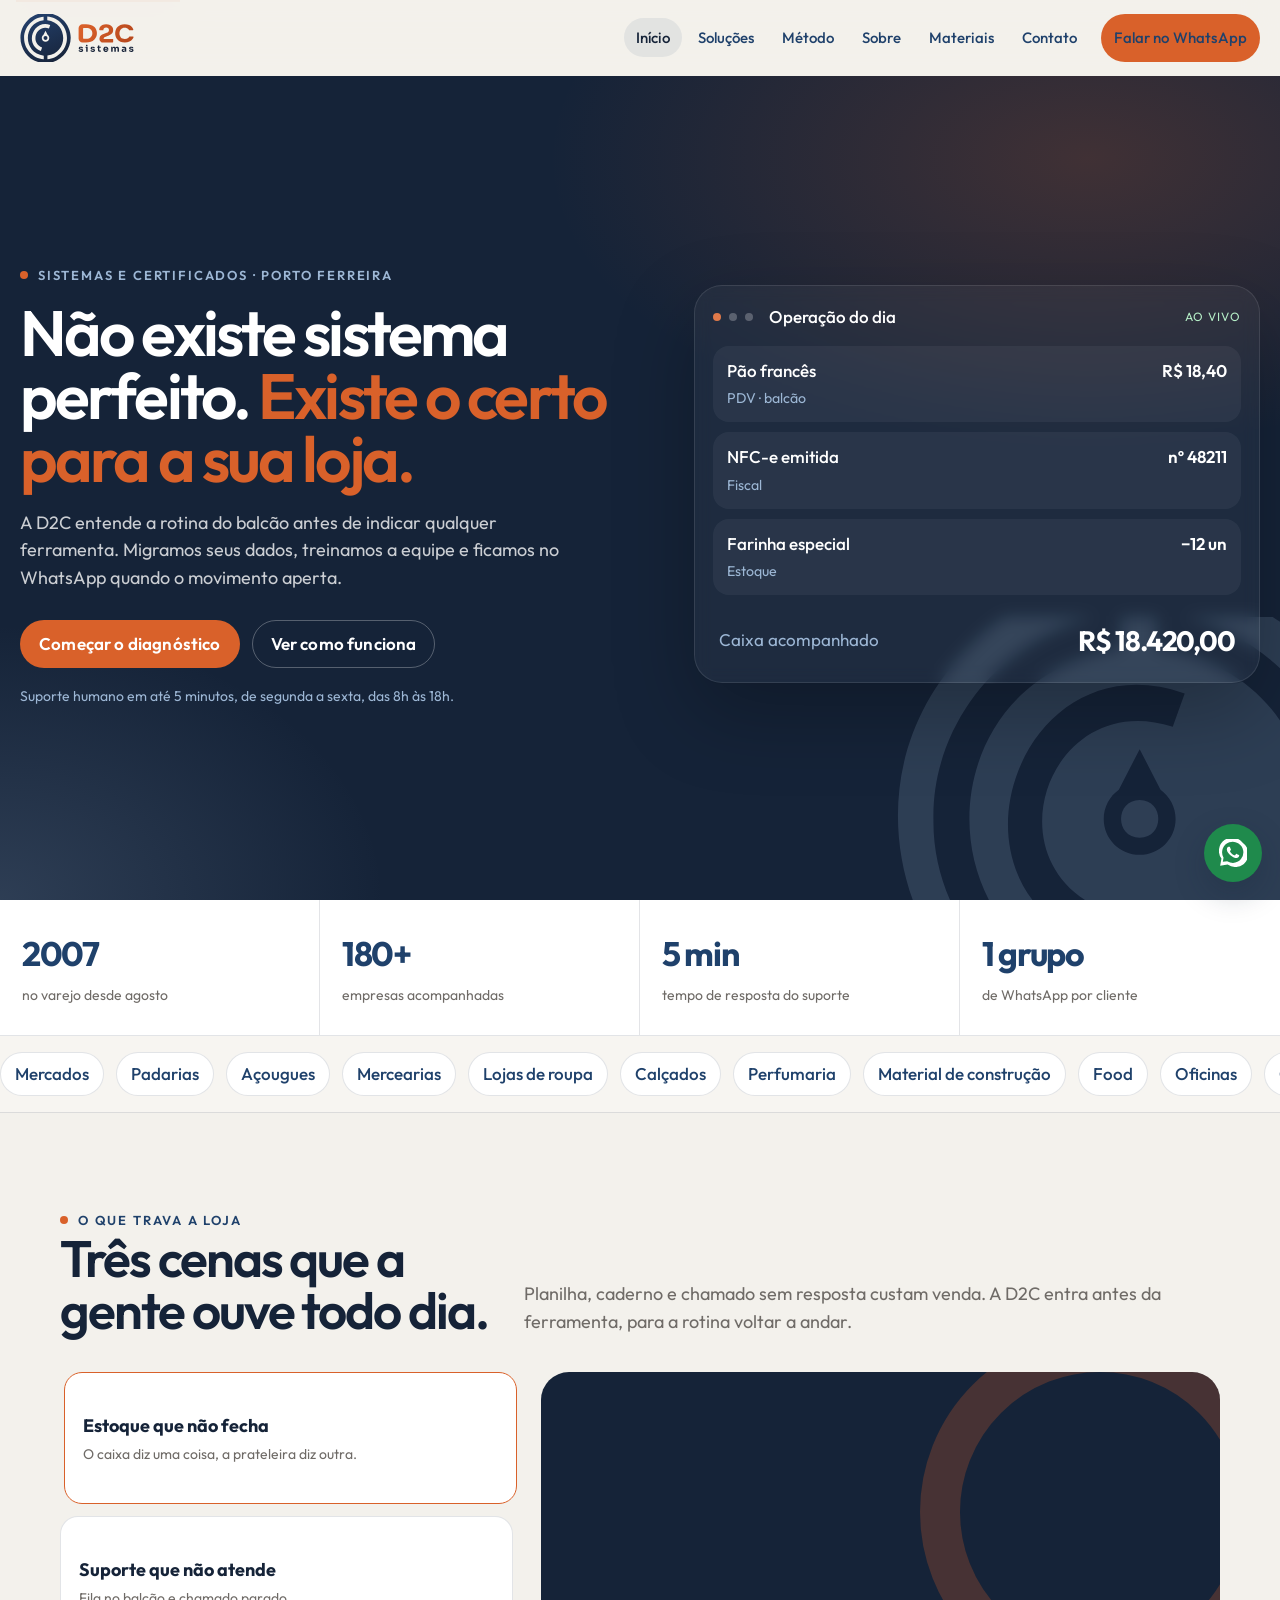
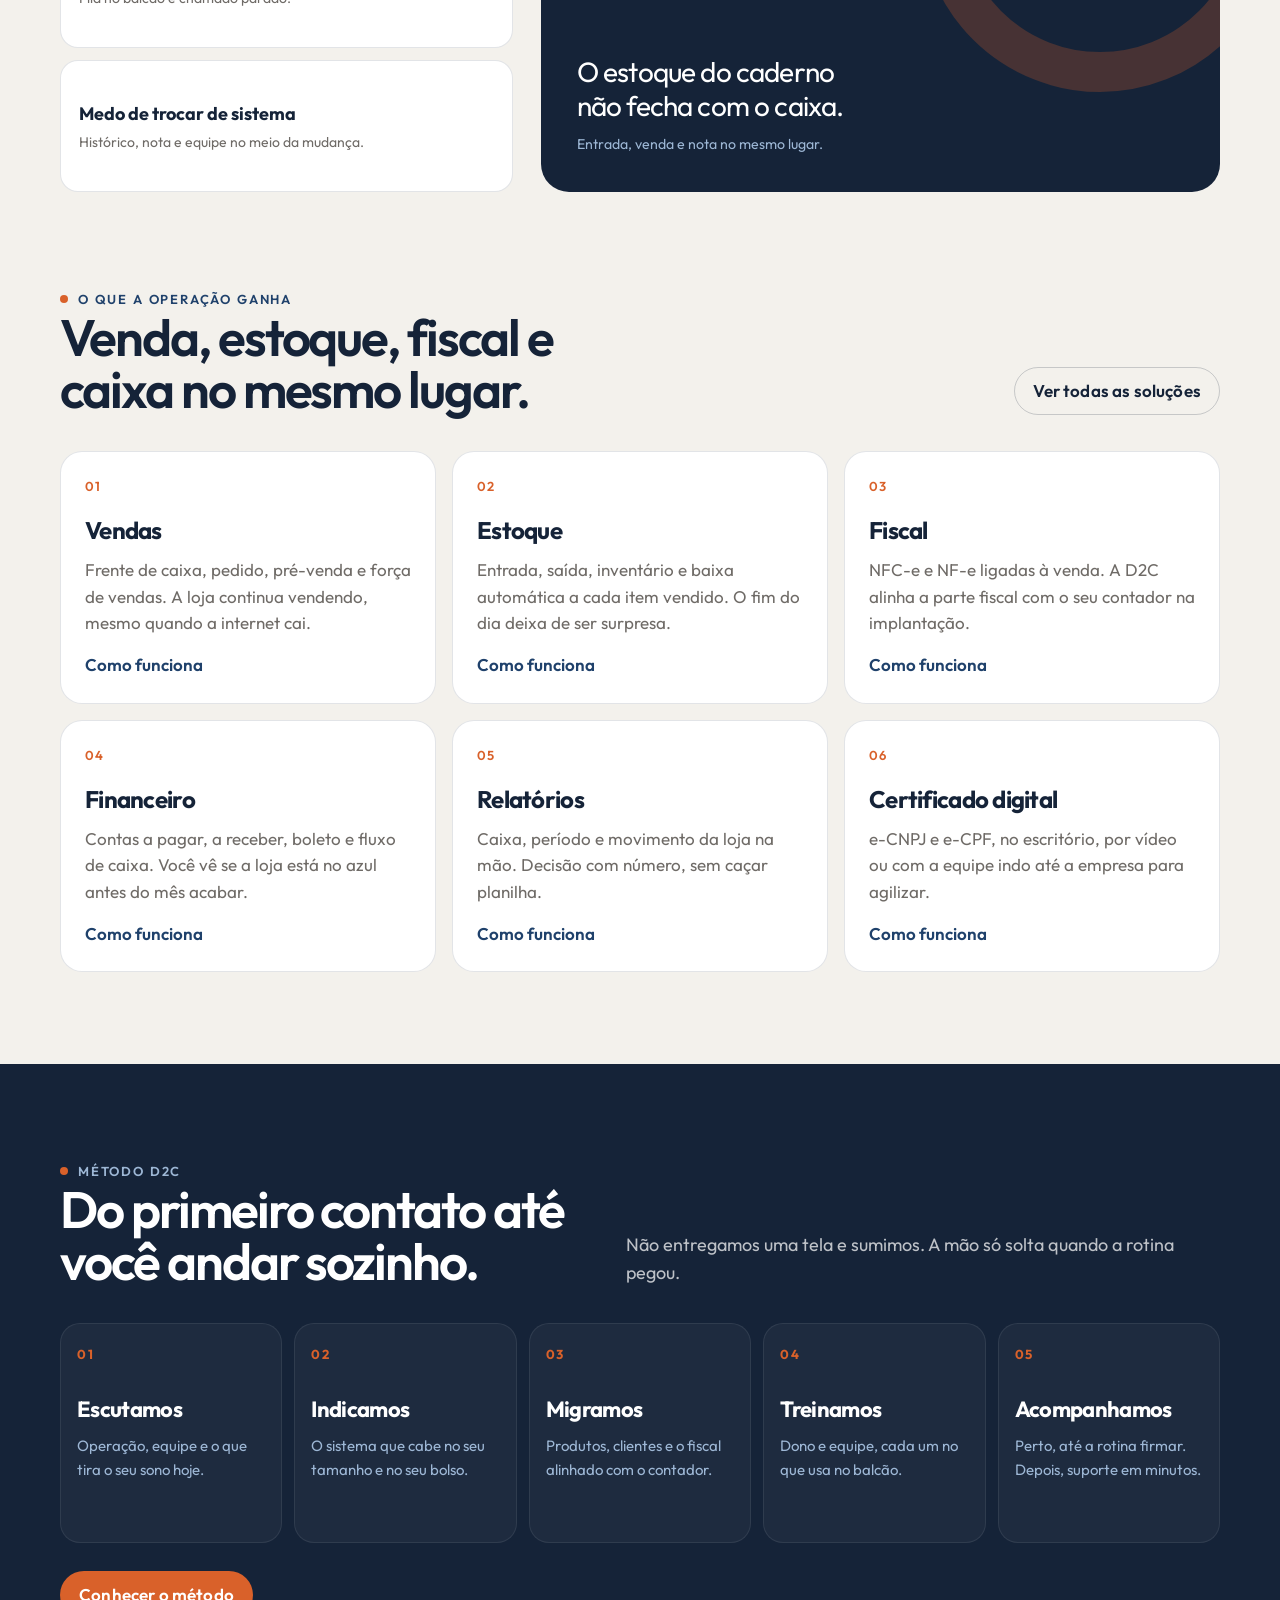
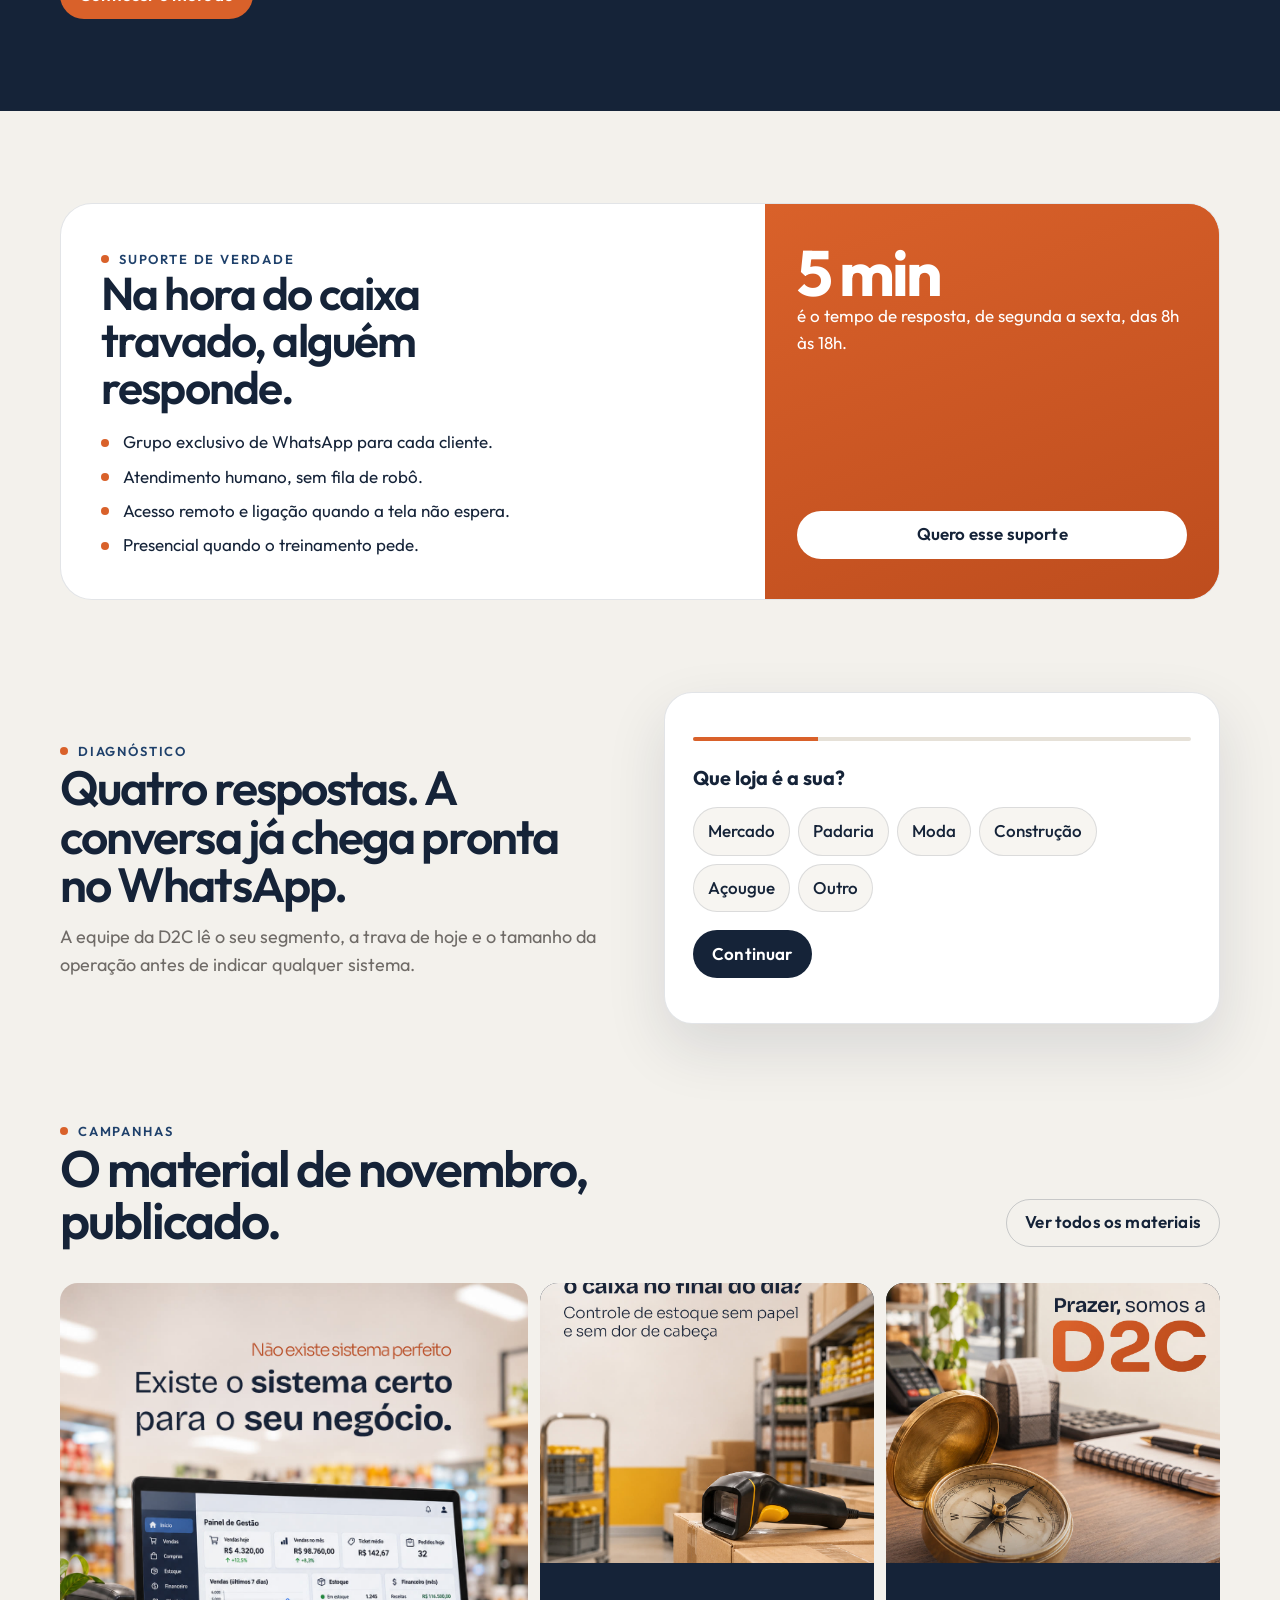
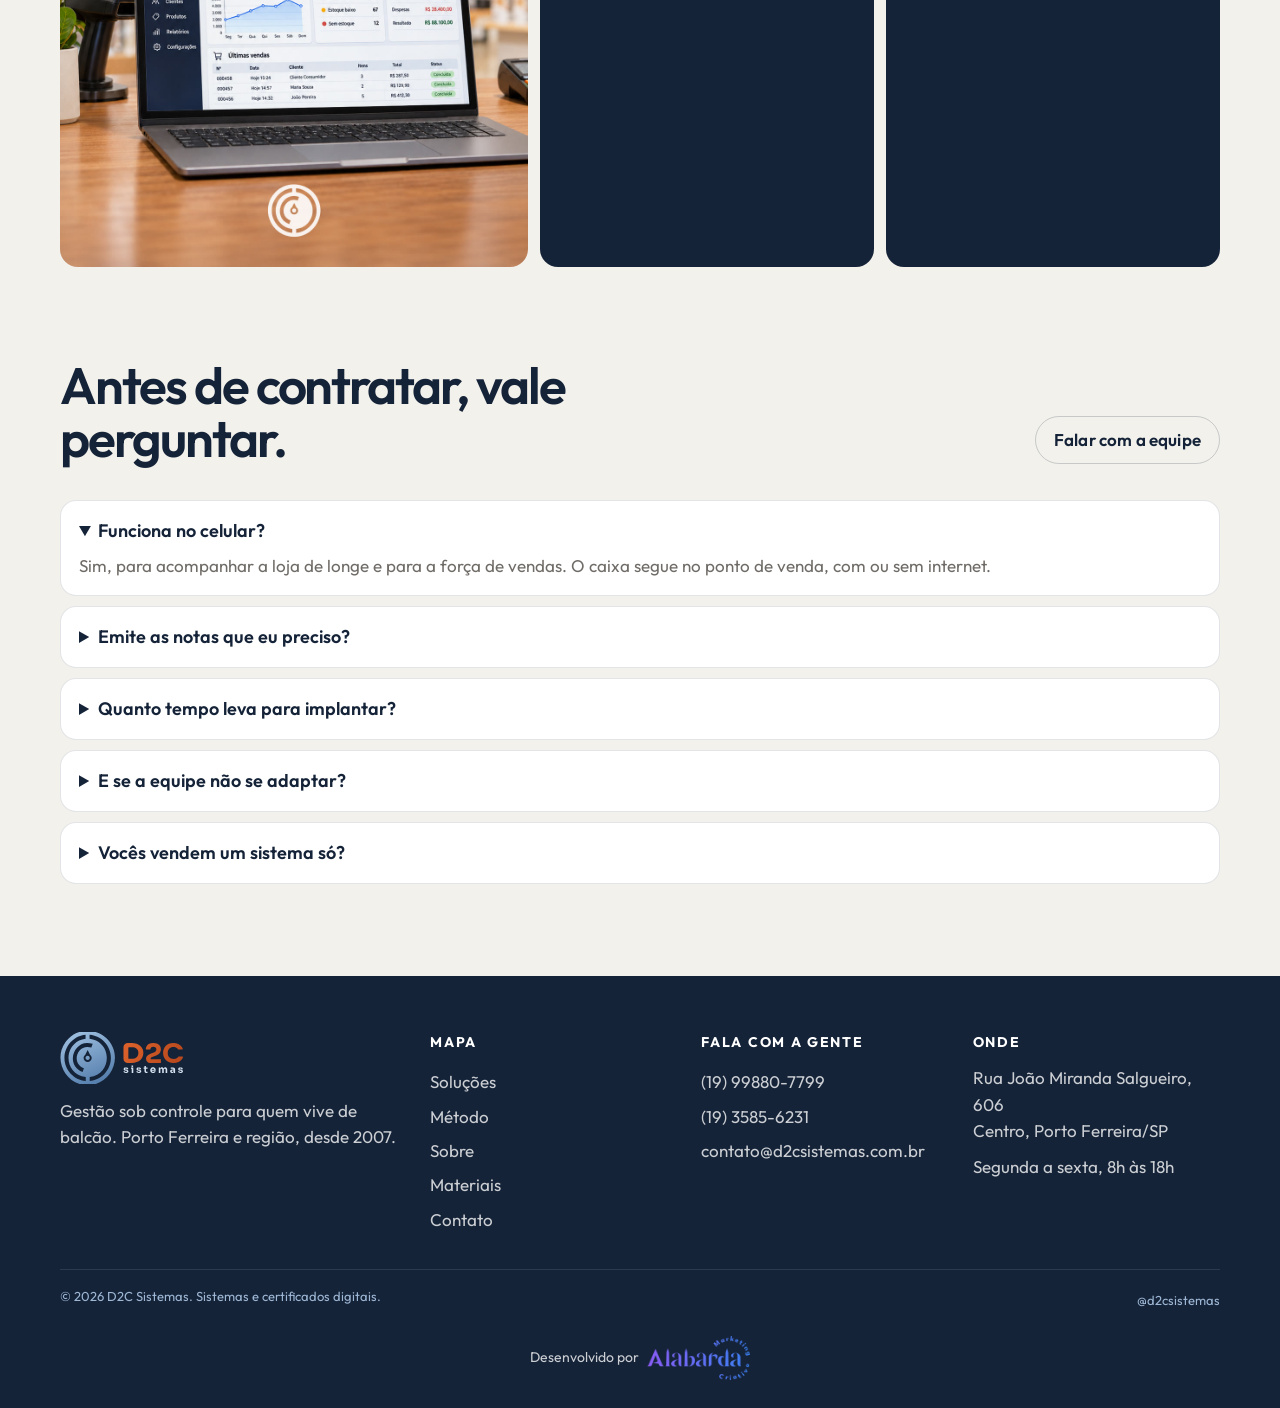
<file: index.html>
<!DOCTYPE html>
<html lang="pt-BR">
<head>
  <meta charset="utf-8">
  <meta name="viewport" content="width=device-width, initial-scale=1">
  <title>D2C Sistemas | O sistema certo para a sua loja</title>
  <meta name="description" content="Desde 2007 a D2C indica, implanta e acompanha o sistema de gestão certo para mercados, padarias, lojas e o varejo. Suporte humano em até 5 minutos.">
  <link rel="icon" href="assets/symbol.svg" type="image/svg+xml">
  <link rel="stylesheet" href="css/site.css">
</head>
<body>
  <a class="skip" href="#conteudo">Ir para o conteúdo</a>
  <header class="site-header">
    <div class="header-inner">
      <a class="brand" href="index.html" aria-label="D2C Sistemas">
        <img src="assets/logo.svg" alt="D2C Sistemas">
      </a>
      <button class="menu-btn" type="button" data-menu aria-expanded="false" aria-label="Abrir menu">
        <span></span><span></span><span></span>
      </button>
      <nav class="nav" data-nav>
        <a href="index.html" class="is-active">Início</a>
        <a href="solucoes.html">Soluções</a>
        <a href="metodo.html">Método</a>
        <a href="sobre.html">Sobre</a>
        <a href="materiais.html">Materiais</a>
        <a href="contato.html">Contato</a>
        <a class="btn btn-orange header-cta" data-wa="Olá, quero encontrar o sistema certo para a minha loja.">Falar no WhatsApp</a>
      </nav>
    </div>
  </header>

  <main id="conteudo">
    <section class="hero">
      <img class="compass" src="assets/symbol-sky.svg" alt="">
      <div class="wrap-wide hero-grid">
        <div>
          <p class="kicker"><i></i> Sistemas e certificados · Porto Ferreira</p>
          <h1>Não existe sistema perfeito. <span>Existe o certo para a sua loja.</span></h1>
          <p class="lede">A D2C entende a rotina do balcão antes de indicar qualquer ferramenta. Migramos seus dados, treinamos a equipe e ficamos no WhatsApp quando o movimento aperta.</p>
          <div class="hero-actions">
            <a class="btn btn-orange" href="#diagnostico">Começar o diagnóstico</a>
            <a class="btn btn-ghost-light" href="metodo.html">Ver como funciona</a>
          </div>
          <p class="hero-note">Suporte humano em até 5 minutos, de segunda a sexta, das 8h às 18h.</p>
        </div>
        <aside class="console" aria-label="Exemplo de rotina integrada">
          <div class="console-top">
            <span class="dot"></span><span class="dot"></span><span class="dot"></span>
            <strong>Operação do dia</strong>
            <em class="live">ao vivo</em>
          </div>
          <div class="console-rows" data-console></div>
          <div class="console-foot">
            <span>Caixa acompanhado</span>
            <strong data-count="18420" data-money="1" data-prefix="">R$ 0</strong>
          </div>
        </aside>
      </div>
    </section>

    <section class="metrics" aria-label="Números da D2C">
      <div class="metric"><strong data-count="2007" data-group="0">2007</strong><span>no varejo desde agosto</span></div>
      <div class="metric"><strong data-count="180" data-suffix="+">0</strong><span>empresas acompanhadas</span></div>
      <div class="metric"><strong data-count="5" data-suffix=" min">0</strong><span>tempo de resposta do suporte</span></div>
      <div class="metric"><strong>1 grupo</strong><span>de WhatsApp por cliente</span></div>
    </section>

    <div class="marquee" aria-hidden="true">
      <div class="marquee-track">
        <span class="chip">Mercados</span><span class="chip">Padarias</span><span class="chip">Açougues</span><span class="chip">Mercearias</span><span class="chip">Lojas de roupa</span><span class="chip">Calçados</span><span class="chip">Perfumaria</span><span class="chip">Material de construção</span><span class="chip">Food</span><span class="chip">Oficinas</span><span class="chip">Cerâmica</span>
        <span class="chip">Mercados</span><span class="chip">Padarias</span><span class="chip">Açougues</span><span class="chip">Mercearias</span><span class="chip">Lojas de roupa</span><span class="chip">Calçados</span><span class="chip">Perfumaria</span><span class="chip">Material de construção</span><span class="chip">Food</span><span class="chip">Oficinas</span><span class="chip">Cerâmica</span>
      </div>
    </div>

    <section class="section">
      <div class="wrap">
        <div class="section-head reveal">
          <div>
            <p class="kicker" style="color:var(--compass)"><i></i> O que trava a loja</p>
            <h2>Três cenas que a gente ouve todo dia.</h2>
          </div>
          <p class="intro">Planilha, caderno e chamado sem resposta custam venda. A D2C entra antes da ferramenta, para a rotina voltar a andar.</p>
        </div>
        <div class="pains">
          <div class="pain-list">
            <button class="pain is-on" type="button" data-pain="estoque"><strong>Estoque que não fecha</strong><span>O caixa diz uma coisa, a prateleira diz outra.</span></button>
            <button class="pain" type="button" data-pain="suporte"><strong>Suporte que não atende</strong><span>Fila no balcão e chamado parado.</span></button>
            <button class="pain" type="button" data-pain="troca"><strong>Medo de trocar de sistema</strong><span>Histórico, nota e equipe no meio da mudança.</span></button>
          </div>
          <div class="pain-stage" data-pain-stage></div>
        </div>
      </div>
    </section>

    <section class="section" style="padding-top:0">
      <div class="wrap">
        <div class="section-head reveal">
          <div>
            <p class="kicker" style="color:var(--compass)"><i></i> O que a operação ganha</p>
            <h2>Venda, estoque, fiscal e caixa no mesmo lugar.</h2>
          </div>
          <a class="btn btn-ghost" href="solucoes.html">Ver todas as soluções</a>
        </div>
        <div class="cards">
          <article class="card reveal">
            <span class="index">01</span>
            <h3>Vendas</h3>
            <p>Frente de caixa, pedido, pré-venda e força de vendas. A loja continua vendendo, mesmo quando a internet cai.</p>
            <a href="solucoes.html#vendas">Como funciona</a>
          </article>
          <article class="card reveal">
            <span class="index">02</span>
            <h3>Estoque</h3>
            <p>Entrada, saída, inventário e baixa automática a cada item vendido. O fim do dia deixa de ser surpresa.</p>
            <a href="solucoes.html#estoque">Como funciona</a>
          </article>
          <article class="card reveal">
            <span class="index">03</span>
            <h3>Fiscal</h3>
            <p>NFC-e e NF-e ligadas à venda. A D2C alinha a parte fiscal com o seu contador na implantação.</p>
            <a href="solucoes.html#fiscal">Como funciona</a>
            </article>
          <article class="card reveal">
            <span class="index">04</span>
            <h3>Financeiro</h3>
            <p>Contas a pagar, a receber, boleto e fluxo de caixa. Você vê se a loja está no azul antes do mês acabar.</p>
            <a href="solucoes.html#financeiro">Como funciona</a>
          </article>
          <article class="card reveal">
            <span class="index">05</span>
            <h3>Relatórios</h3>
            <p>Caixa, período e movimento da loja na mão. Decisão com número, sem caçar planilha.</p>
            <a href="solucoes.html#relatorios">Como funciona</a>
          </article>
          <article class="card reveal">
            <span class="index">06</span>
            <h3>Certificado digital</h3>
            <p>e-CNPJ e e-CPF, no escritório, por vídeo ou com a equipe indo até a empresa para agilizar.</p>
            <a href="solucoes.html#certificados">Como funciona</a>
          </article>
        </div>
      </div>
    </section>

    <section class="section night">
      <div class="wrap">
        <div class="section-head reveal">
          <div>
            <p class="kicker"><i></i> Método D2C</p>
            <h2>Do primeiro contato até você andar sozinho.</h2>
          </div>
          <p class="intro">Não entregamos uma tela e sumimos. A mão só solta quando a rotina pegou.</p>
        </div>
        <div class="steps">
          <article class="step"><b>01</b><h3>Escutamos</h3><p>Operação, equipe e o que tira o seu sono hoje.</p></article>
          <article class="step"><b>02</b><h3>Indicamos</h3><p>O sistema que cabe no seu tamanho e no seu bolso.</p></article>
          <article class="step"><b>03</b><h3>Migramos</h3><p>Produtos, clientes e o fiscal alinhado com o contador.</p></article>
          <article class="step"><b>04</b><h3>Treinamos</h3><p>Dono e equipe, cada um no que usa no balcão.</p></article>
          <article class="step"><b>05</b><h3>Acompanhamos</h3><p>Perto, até a rotina firmar. Depois, suporte em minutos.</p></article>
        </div>
        <div style="margin-top:28px"><a class="btn btn-orange" href="metodo.html">Conhecer o método</a></div>
      </div>
    </section>

    <section class="section">
      <div class="wrap">
        <div class="band reveal">
          <div class="band-copy">
            <p class="kicker" style="color:var(--compass)"><i></i> Suporte de verdade</p>
            <h2>Na hora do caixa travado, alguém responde.</h2>
            <ul class="checks">
              <li>Grupo exclusivo de WhatsApp para cada cliente.</li>
              <li>Atendimento humano, sem fila de robô.</li>
              <li>Acesso remoto e ligação quando a tela não espera.</li>
              <li>Presencial quando o treinamento pede.</li>
            </ul>
          </div>
          <div class="band-side">
            <div>
              <strong>5 min</strong>
              <p>é o tempo de resposta, de segunda a sexta, das 8h às 18h.</p>
            </div>
            <a class="btn btn-sky" data-wa="Olá, quero um suporte que responde quando o caixa trava.">Quero esse suporte</a>
          </div>
        </div>
      </div>
    </section>

    <section class="section" id="diagnostico" style="padding-top:0">
      <div class="wrap split">
        <div class="reveal">
          <p class="kicker" style="color:var(--compass)"><i></i> Diagnóstico</p>
          <h2 style="font-size:clamp(32px,4vw,48px);letter-spacing:-0.04em;line-height:1.02">Quatro respostas. A conversa já chega pronta no WhatsApp.</h2>
          <p class="intro">A equipe da D2C lê o seu segmento, a trava de hoje e o tamanho da operação antes de indicar qualquer sistema.</p>
        </div>
        <div class="qualifier reveal" data-qualifier>
          <div class="progress"><span data-bar></span></div>
          <div class="step-panel" data-step>
            <h3>Que loja é a sua?</h3>
            <div class="choices" style="margin-top:14px">
              <button class="choice" type="button" data-pick="segment" data-value="mercado ou mercearia">Mercado</button>
              <button class="choice" type="button" data-pick="segment" data-value="padaria ou food">Padaria</button>
              <button class="choice" type="button" data-pick="segment" data-value="loja de roupa, calçado ou presente">Moda</button>
              <button class="choice" type="button" data-pick="segment" data-value="material de construção">Construção</button>
              <button class="choice" type="button" data-pick="segment" data-value="açougue">Açougue</button>
              <button class="choice" type="button" data-pick="segment" data-value="outro comércio">Outro</button>
            </div>
            <button class="btn btn-night" type="button" data-next style="margin-top:18px">Continuar</button>
          </div>
          <div class="step-panel" data-step hidden>
            <h3>O que mais trava hoje?</h3>
            <div class="choices" style="margin-top:14px">
              <button class="choice" type="button" data-pick="pain" data-value="estoque que não bate com o caixa">Estoque</button>
              <button class="choice" type="button" data-pick="pain" data-value="nota fiscal e parte fiscal">Nota fiscal</button>
              <button class="choice" type="button" data-pick="pain" data-value="financeiro espalhado">Financeiro</button>
              <button class="choice" type="button" data-pick="pain" data-value="suporte que demora">Suporte</button>
              <button class="choice" type="button" data-pick="pain" data-value="troca de sistema">Trocar de sistema</button>
            </div>
            <div style="display:flex;gap:8px;margin-top:18px">
              <button class="btn btn-ghost" type="button" data-back>Voltar</button>
              <button class="btn btn-night" type="button" data-next>Continuar</button>
            </div>
          </div>
          <div class="step-panel" data-step hidden>
            <h3>Qual o tamanho da operação?</h3>
            <div class="choices" style="margin-top:14px">
              <button class="choice" type="button" data-pick="size" data-value="uma loja">1 loja</button>
              <button class="choice" type="button" data-pick="size" data-value="duas ou três lojas">2 a 3 lojas</button>
              <button class="choice" type="button" data-pick="size" data-value="quatro lojas ou mais">4 ou mais</button>
            </div>
            <div style="display:flex;gap:8px;margin-top:18px">
              <button class="btn btn-ghost" type="button" data-back>Voltar</button>
              <button class="btn btn-night" type="button" data-next>Continuar</button>
            </div>
          </div>
          <form class="step-panel" data-step hidden>
            <h3>Para onde a gente chama você?</h3>
            <div class="fields" style="margin-top:14px">
              <label>Nome<input data-name name="nome" autocomplete="name" required></label>
              <label>WhatsApp<input data-phone name="whatsapp" inputmode="tel" autocomplete="tel" placeholder="(19) 90000-0000" required></label>
            </div>
            <div style="display:flex;gap:8px;margin-top:18px">
              <button class="btn btn-ghost" type="button" data-back>Voltar</button>
              <button class="btn btn-orange" type="submit">Abrir conversa</button>
            </div>
          </form>
          <p class="form-error" data-error></p>
          <div class="success" data-done hidden>
            <strong>Conversa aberta no WhatsApp.</strong>
            <p>Se a janela não apareceu, chame a D2C no (19) 99880-7799. A mensagem já leva o resumo da sua loja.</p>
          </div>
        </div>
      </div>
    </section>

    <section class="section" style="padding-top:0">
      <div class="wrap">
        <div class="section-head">
          <div>
            <p class="kicker" style="color:var(--compass)"><i></i> Campanhas</p>
            <h2>O material de novembro, publicado.</h2>
          </div>
          <a class="btn btn-ghost" href="materiais.html">Ver todos os materiais</a>
        </div>
        <div class="home-shots">
          <a href="materiais.html"><img src="assets/campanhas/sistema.jpg" alt="Peça: existe o sistema certo para o seu negócio"></a>
          <a href="materiais.html"><img src="assets/campanhas/estoque.jpg" alt="Peça: estoque e caixa no final do dia"></a>
          <a href="materiais.html"><img src="assets/campanhas/prazer.jpg" alt="Peça: prazer, somos a D2C"></a>
        </div>
      </div>
    </section>

    <section class="section" style="padding-top:0">
      <div class="wrap">
        <div class="section-head">
          <h2>Antes de contratar, vale perguntar.</h2>
          <a class="btn btn-ghost" href="contato.html">Falar com a equipe</a>
        </div>
        <div class="faq">
          <details open>
            <summary>Funciona no celular?</summary>
            <p>Sim, para acompanhar a loja de longe e para a força de vendas. O caixa segue no ponto de venda, com ou sem internet.</p>
          </details>
          <details>
            <summary>Emite as notas que eu preciso?</summary>
            <p>NF-e, NFC-e e a combinação da sua atividade. Na implantação, a D2C conversa com o contador para a classificação e a importação ficarem certas.</p>
          </details>
          <details>
            <summary>Quanto tempo leva para implantar?</summary>
            <p>Depende do tamanho do cadastro e da equipe. A transição acontece com a D2C do início ao fim: escuta, migração, treino e acompanhamento.</p>
          </details>
          <details>
            <summary>E se a equipe não se adaptar?</summary>
            <p>Donos e funcionários treinam no que cada um usa. A D2C fica perto até a rotina funcionar. Só então solta a mão.</p>
          </details>
          <details>
            <summary>Vocês vendem um sistema só?</summary>
            <p>Não. Analisamos a operação e indicamos a ferramenta que cabe no momento, no bolso e no balcão. O foco é o sistema certo, com implantação e suporte da D2C.</p>
          </details>
        </div>
      </div>
    </section>
  </main>

  <footer class="site-footer">
    <div class="wrap footer-grid">
      <div>
        <img src="assets/logo-on-dark.svg" alt="D2C Sistemas">
        <p style="margin-top:14px">Gestão sob controle para quem vive de balcão. Porto Ferreira e região, desde 2007.</p>
      </div>
      <div>
        <h3>Mapa</h3>
        <a href="solucoes.html">Soluções</a>
        <a href="metodo.html">Método</a>
        <a href="sobre.html">Sobre</a>
        <a href="materiais.html">Materiais</a>
        <a href="contato.html">Contato</a>
      </div>
      <div>
        <h3>Fala com a gente</h3>
        <a data-wa="Olá, vim pelo site da D2C.">(19) 99880-7799</a>
        <a href="tel:+551935856231">(19) 3585-6231</a>
        <a href="mailto:contato@d2csistemas.com.br">contato@d2csistemas.com.br</a>
      </div>
      <div>
        <h3>Onde</h3>
        <p>Rua João Miranda Salgueiro, 606<br>Centro, Porto Ferreira/SP</p>
        <p style="margin-top:10px">Segunda a sexta, 8h às 18h</p>
      </div>
    </div>
    <div class="wrap legal">
      <span>© <span id="ano"></span> D2C Sistemas. Sistemas e certificados digitais.</span>
      <a href="https://instagram.com/d2csistemas" target="_blank" rel="noopener">@d2csistemas</a>
    </div>
    <p class="alabarda-sign wrap">Desenvolvido por <a href="https://alabarda.com.br" target="_blank" rel="noopener" aria-label="Alabarda"><span class="alabarda-gradient" aria-hidden="true"></span></a></p>
  </footer>

  <button class="to-top" type="button" data-top hidden aria-label="Voltar ao topo"><svg viewBox="0 0 24 24" aria-hidden="true"><path fill="currentColor" d="M11 8.4 5.7 13.7 4.3 12.3 12 4.6l7.7 7.7-1.4 1.4L13 8.4V20h-2z"/></svg></button>
  <a class="wa" data-wa="Olá, vim pelo site da D2C e quero falar com a equipe." aria-label="WhatsApp da D2C">
    <svg viewBox="0 0 24 24" aria-hidden="true"><path d="M20.5 3.5A11 11 0 0 0 2.1 16.8L1 23l6.4-1.1A11 11 0 0 0 20.5 3.5zm-8.5 17a9.1 9.1 0 0 1-4.6-1.3l-.3-.2-3.8.6.6-3.7-.2-.3A9.1 9.1 0 1 1 12 20.5zm5-6.8c-.3-.1-1.6-.8-1.8-.9s-.4-.1-.6.1-.7.9-.8 1-.3.2-.6.1a7.4 7.4 0 0 1-2.2-1.4 8.2 8.2 0 0 1-1.5-1.9c-.2-.3 0-.4.1-.6l.4-.4.2-.3a.5.5 0 0 0 0-.5c0-.1-.6-1.4-.8-1.9s-.4-.4-.6-.4h-.5a1 1 0 0 0-.7.3 2.9 2.9 0 0 0-.9 2.2 5 5 0 0 0 1.1 2.7 11.5 11.5 0 0 0 4.4 3.9 14 14 0 0 0 1.5.5 3.6 3.6 0 0 0 1.6.1 2.7 2.7 0 0 0 1.8-1.2 2.2 2.2 0 0 0 .2-1.2c-.1-.1-.3-.2-.6-.3z"/></svg>
  </a>
  <script src="js/site.js"></script>
  <script>document.getElementById("ano").textContent = new Date().getFullYear();</script>
</body>
</html>
</file>
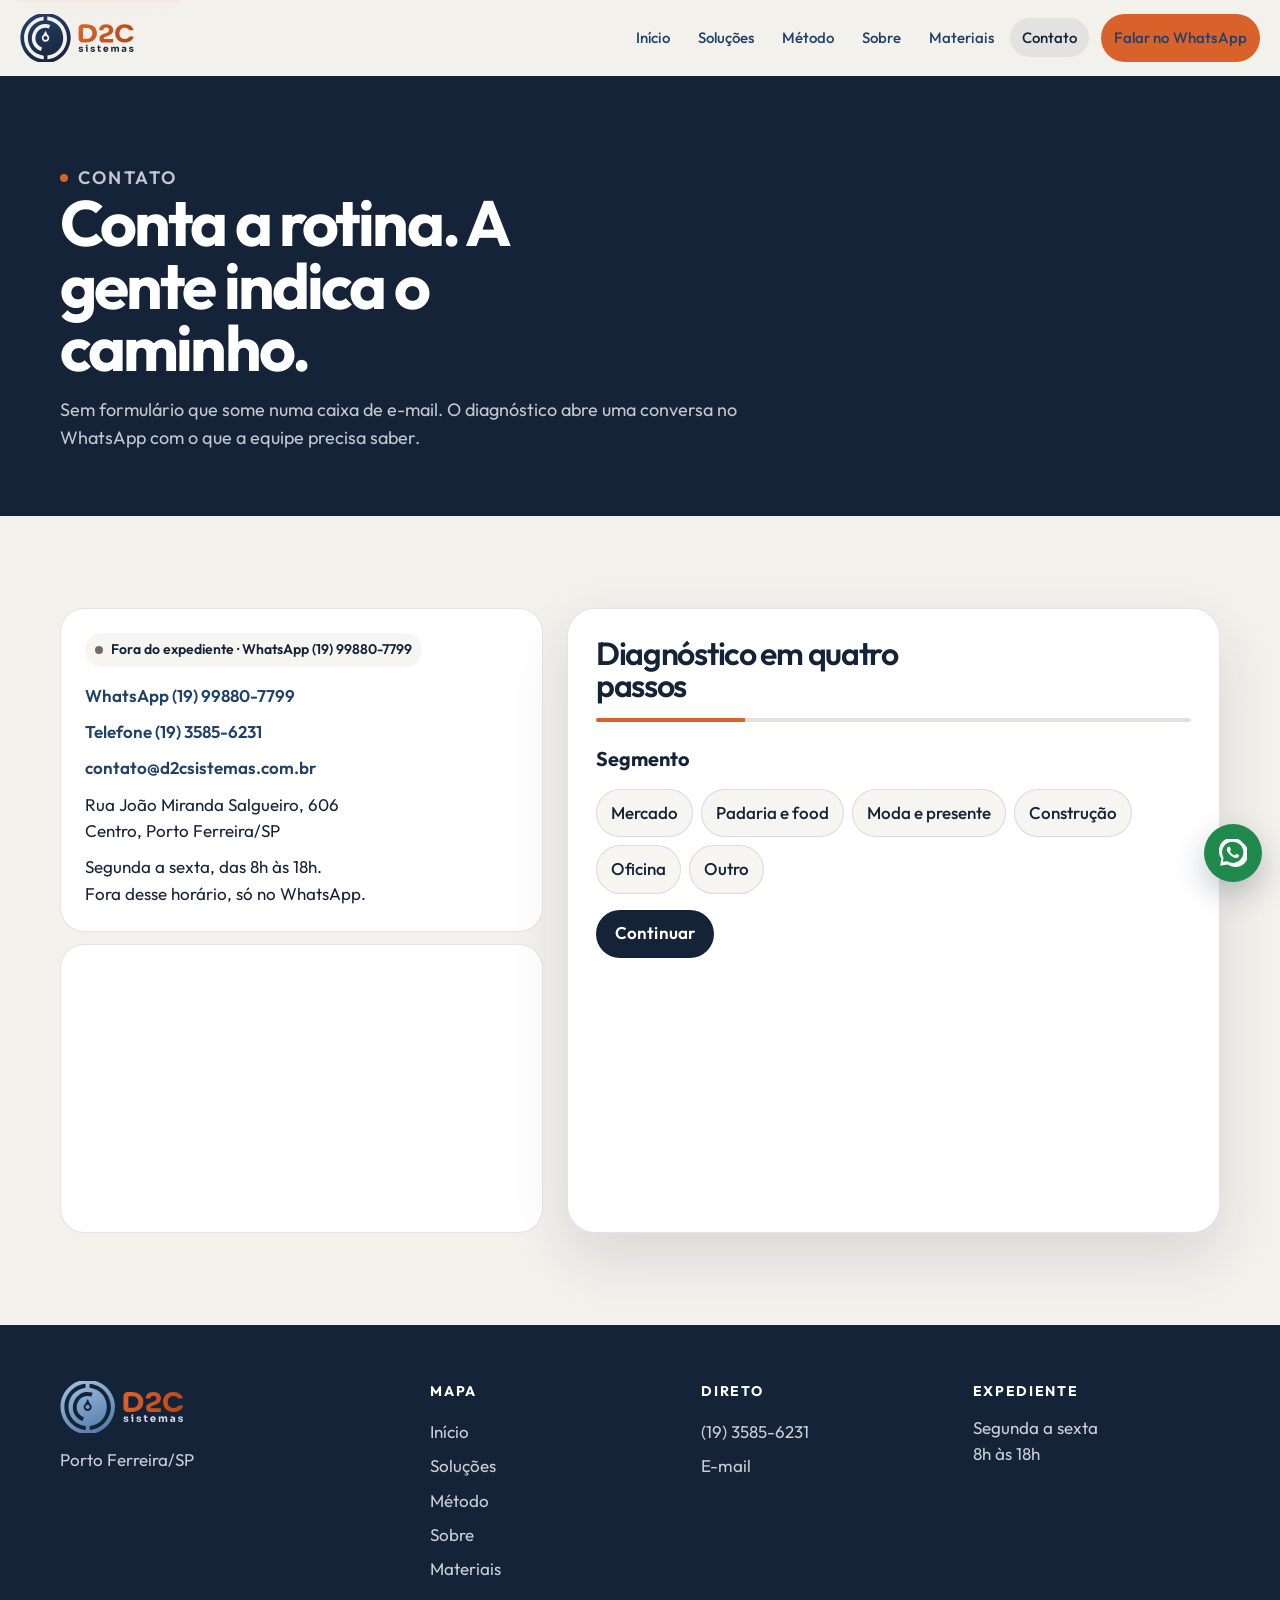
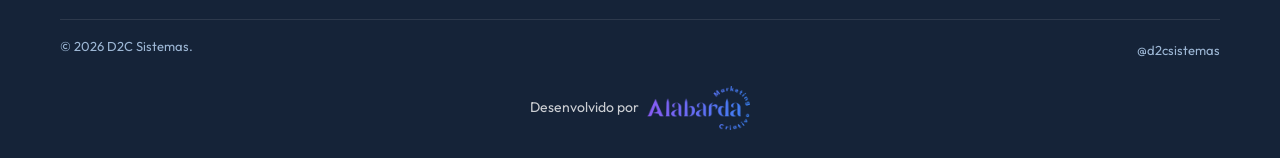
<file: contato.html>
<!DOCTYPE html>
<html lang="pt-BR">
<head>
  <meta charset="utf-8">
  <meta name="viewport" content="width=device-width, initial-scale=1">
  <title>Contato | D2C Sistemas</title>
  <meta name="description" content="Fale com a D2C Sistemas em Porto Ferreira. WhatsApp, telefone, e-mail e diagnóstico da sua loja.">
  <link rel="icon" href="assets/symbol.svg" type="image/svg+xml">
  <link rel="stylesheet" href="css/site.css">
</head>
<body>
  <a class="skip" href="#conteudo">Ir para o conteúdo</a>
  <header class="site-header">
    <div class="header-inner">
      <a class="brand" href="index.html" aria-label="D2C Sistemas"><img src="assets/logo.svg" alt="D2C Sistemas"></a>
      <button class="menu-btn" type="button" data-menu aria-expanded="false" aria-label="Abrir menu"><span></span><span></span><span></span></button>
      <nav class="nav" data-nav>
        <a href="index.html">Início</a>
        <a href="solucoes.html">Soluções</a>
        <a href="metodo.html">Método</a>
        <a href="sobre.html">Sobre</a>
        <a href="materiais.html">Materiais</a>
        <a href="contato.html" class="is-active">Contato</a>
        <a class="btn btn-orange header-cta" data-wa="Olá, quero falar com a D2C.">Falar no WhatsApp</a>
      </nav>
    </div>
  </header>
  <main id="conteudo">
    <section class="page-hero">
      <div class="wrap">
        <p class="kicker"><i></i> Contato</p>
        <h1>Conta a rotina. A gente indica o caminho.</h1>
        <p>Sem formulário que some numa caixa de e-mail. O diagnóstico abre uma conversa no WhatsApp com o que a equipe precisa saber.</p>
      </div>
    </section>
    <section class="section">
      <div class="wrap contact-grid">
        <div>
          <div class="info-card">
            <p class="status" data-status><i></i><span>Consultando expediente</span></p>
            <p style="margin-top:16px"><a data-wa="Olá, vim pela página de contato da D2C.">WhatsApp (19) 99880-7799</a></p>
            <p><a href="tel:+551935856231">Telefone (19) 3585-6231</a></p>
            <p><a href="mailto:contato@d2csistemas.com.br">contato@d2csistemas.com.br</a></p>
            <p>Rua João Miranda Salgueiro, 606<br>Centro, Porto Ferreira/SP</p>
            <p>Segunda a sexta, das 8h às 18h.<br>Fora desse horário, só no WhatsApp.</p>
          </div>
          <div class="map-card" style="margin-top:12px;padding:0;overflow:hidden">
            <iframe title="Mapa do escritório da D2C em Porto Ferreira" src="https://maps.google.com/maps?q=Rua%20Jo%C3%A3o%20Miranda%20Salgueiro%20606%20Porto%20Ferreira&t=&z=16&ie=UTF8&iwloc=&output=embed" style="border:0;width:100%;height:280px" loading="lazy" referrerpolicy="no-referrer-when-downgrade"></iframe>
          </div>
        </div>
        <div class="qualifier" data-qualifier>
          <h2 style="font-size:32px;letter-spacing:-0.04em">Diagnóstico em quatro passos</h2>
          <div class="progress"><span data-bar></span></div>
          <div data-step>
            <h3>Segmento</h3>
            <div class="choices" style="margin-top:14px">
              <button class="choice" type="button" data-pick="segment" data-value="mercado ou mercearia">Mercado</button>
              <button class="choice" type="button" data-pick="segment" data-value="padaria, açougue ou food">Padaria e food</button>
              <button class="choice" type="button" data-pick="segment" data-value="loja de roupa, calçado ou perfumaria">Moda e presente</button>
              <button class="choice" type="button" data-pick="segment" data-value="material de construção">Construção</button>
              <button class="choice" type="button" data-pick="segment" data-value="oficina ou cerâmica">Oficina</button>
              <button class="choice" type="button" data-pick="segment" data-value="outro comércio">Outro</button>
            </div>
            <button class="btn btn-night" type="button" data-next style="margin-top:16px">Continuar</button>
          </div>
          <div data-step hidden>
            <h3>Prioridade</h3>
            <div class="choices" style="margin-top:14px">
              <button class="choice" type="button" data-pick="pain" data-value="organizar estoque e caixa">Estoque e caixa</button>
              <button class="choice" type="button" data-pick="pain" data-value="emitir nota sem dor de cabeça">Nota fiscal</button>
              <button class="choice" type="button" data-pick="pain" data-value="enxergar o financeiro">Financeiro</button>
              <button class="choice" type="button" data-pick="pain" data-value="trocar o sistema atual">Trocar de sistema</button>
              <button class="choice" type="button" data-pick="pain" data-value="emitir certificado digital">Certificado</button>
            </div>
            <div style="display:flex;gap:8px;margin-top:16px"><button class="btn btn-ghost" type="button" data-back>Voltar</button><button class="btn btn-night" type="button" data-next>Continuar</button></div>
          </div>
          <div data-step hidden>
            <h3>Porte</h3>
            <div class="choices" style="margin-top:14px">
              <button class="choice" type="button" data-pick="size" data-value="uma loja">1 loja</button>
              <button class="choice" type="button" data-pick="size" data-value="duas ou três lojas">2 a 3 lojas</button>
              <button class="choice" type="button" data-pick="size" data-value="rede com quatro lojas ou mais">4 ou mais</button>
            </div>
            <div style="display:flex;gap:8px;margin-top:16px"><button class="btn btn-ghost" type="button" data-back>Voltar</button><button class="btn btn-night" type="button" data-next>Continuar</button></div>
          </div>
          <form data-step hidden>
            <h3>Seus dados</h3>
            <div class="fields" style="margin-top:14px">
              <label>Nome<input data-name required autocomplete="name"></label>
              <label>WhatsApp<input data-phone required inputmode="tel" autocomplete="tel" placeholder="(19) 90000-0000"></label>
              <label>Cidade<input name="cidade" autocomplete="address-level2" placeholder="Porto Ferreira"></label>
            </div>
            <div style="display:flex;gap:8px;margin-top:16px"><button class="btn btn-ghost" type="button" data-back>Voltar</button><button class="btn btn-orange" type="submit">Chamar a D2C</button></div>
          </form>
          <p class="form-error" data-error></p>
          <div class="success" data-done hidden>
            <strong>WhatsApp aberto com o resumo.</strong>
            <p>A Daniela e a equipe recebem segmento, prioridade e porte. Se o navegador bloqueou a janela, use o botão verde.</p>
          </div>
        </div>
      </div>
    </section>
  </main>
  <footer class="site-footer">
    <div class="wrap footer-grid">
      <div><img src="assets/logo-on-dark.svg" alt="D2C Sistemas"><p style="margin-top:14px">Porto Ferreira/SP</p></div>
      <div><h3>Mapa</h3><a href="index.html">Início</a><a href="solucoes.html">Soluções</a><a href="metodo.html">Método</a><a href="sobre.html">Sobre</a><a href="materiais.html">Materiais</a></div>
      <div><h3>Direto</h3><a href="tel:+551935856231">(19) 3585-6231</a><a href="mailto:contato@d2csistemas.com.br">E-mail</a></div>
      <div><h3>Expediente</h3><p>Segunda a sexta<br>8h às 18h</p></div>
    </div>
    <div class="wrap legal"><span>© <span id="ano"></span> D2C Sistemas.</span><a href="https://instagram.com/d2csistemas" target="_blank" rel="noopener">@d2csistemas</a>    </div>
    <p class="alabarda-sign wrap">Desenvolvido por <a href="https://alabarda.com.br" target="_blank" rel="noopener" aria-label="Alabarda"><span class="alabarda-gradient" aria-hidden="true"></span></a></p>
  </footer>
  <button class="to-top" type="button" data-top hidden aria-label="Voltar ao topo"><svg viewBox="0 0 24 24" aria-hidden="true"><path fill="currentColor" d="M11 8.4 5.7 13.7 4.3 12.3 12 4.6l7.7 7.7-1.4 1.4L13 8.4V20h-2z"/></svg></button>
  <a class="wa" data-wa="Olá, vim pelo site da D2C." aria-label="WhatsApp da D2C"><svg viewBox="0 0 24 24" aria-hidden="true"><path d="M20.5 3.5A11 11 0 0 0 2.1 16.8L1 23l6.4-1.1A11 11 0 0 0 20.5 3.5zm-8.5 17a9.1 9.1 0 0 1-4.6-1.3l-.3-.2-3.8.6.6-3.7-.2-.3A9.1 9.1 0 1 1 12 20.5zm5-6.8c-.3-.1-1.6-.8-1.8-.9s-.4-.1-.6.1-.7.9-.8 1-.3.2-.6.1a7.4 7.4 0 0 1-2.2-1.4 8.2 8.2 0 0 1-1.5-1.9c-.2-.3 0-.4.1-.6l.4-.4.2-.3a.5.5 0 0 0 0-.5c0-.1-.6-1.4-.8-1.9s-.4-.4-.6-.4h-.5a1 1 0 0 0-.7.3 2.9 2.9 0 0 0-.9 2.2 5 5 0 0 0 1.1 2.7 11.5 11.5 0 0 0 4.4 3.9 14 14 0 0 0 1.5.5 3.6 3.6 0 0 0 1.6.1 2.7 2.7 0 0 0 1.8-1.2 2.2 2.2 0 0 0 .2-1.2c-.1-.1-.3-.2-.6-.3z"/></svg></a>
  <script src="js/site.js"></script>
  <script>document.getElementById("ano").textContent = new Date().getFullYear();</script>
</body>
</html>
</file>
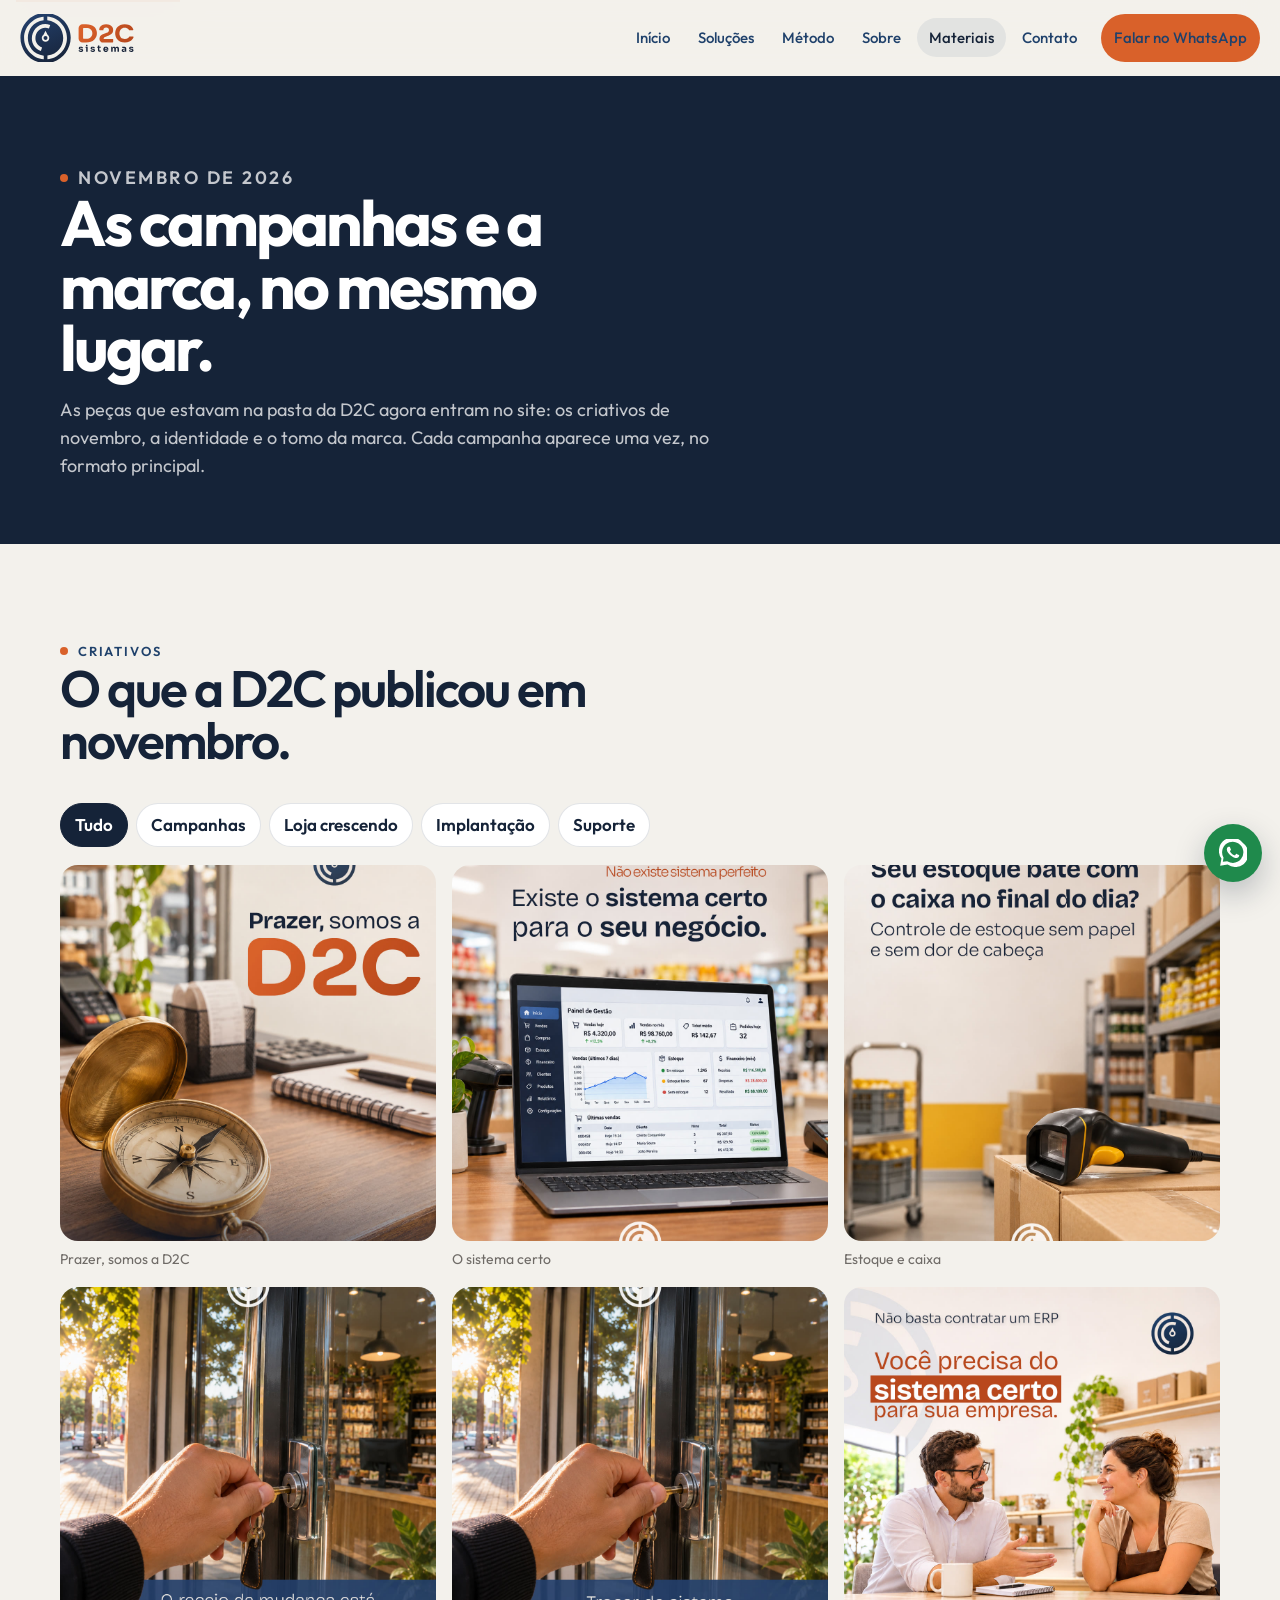
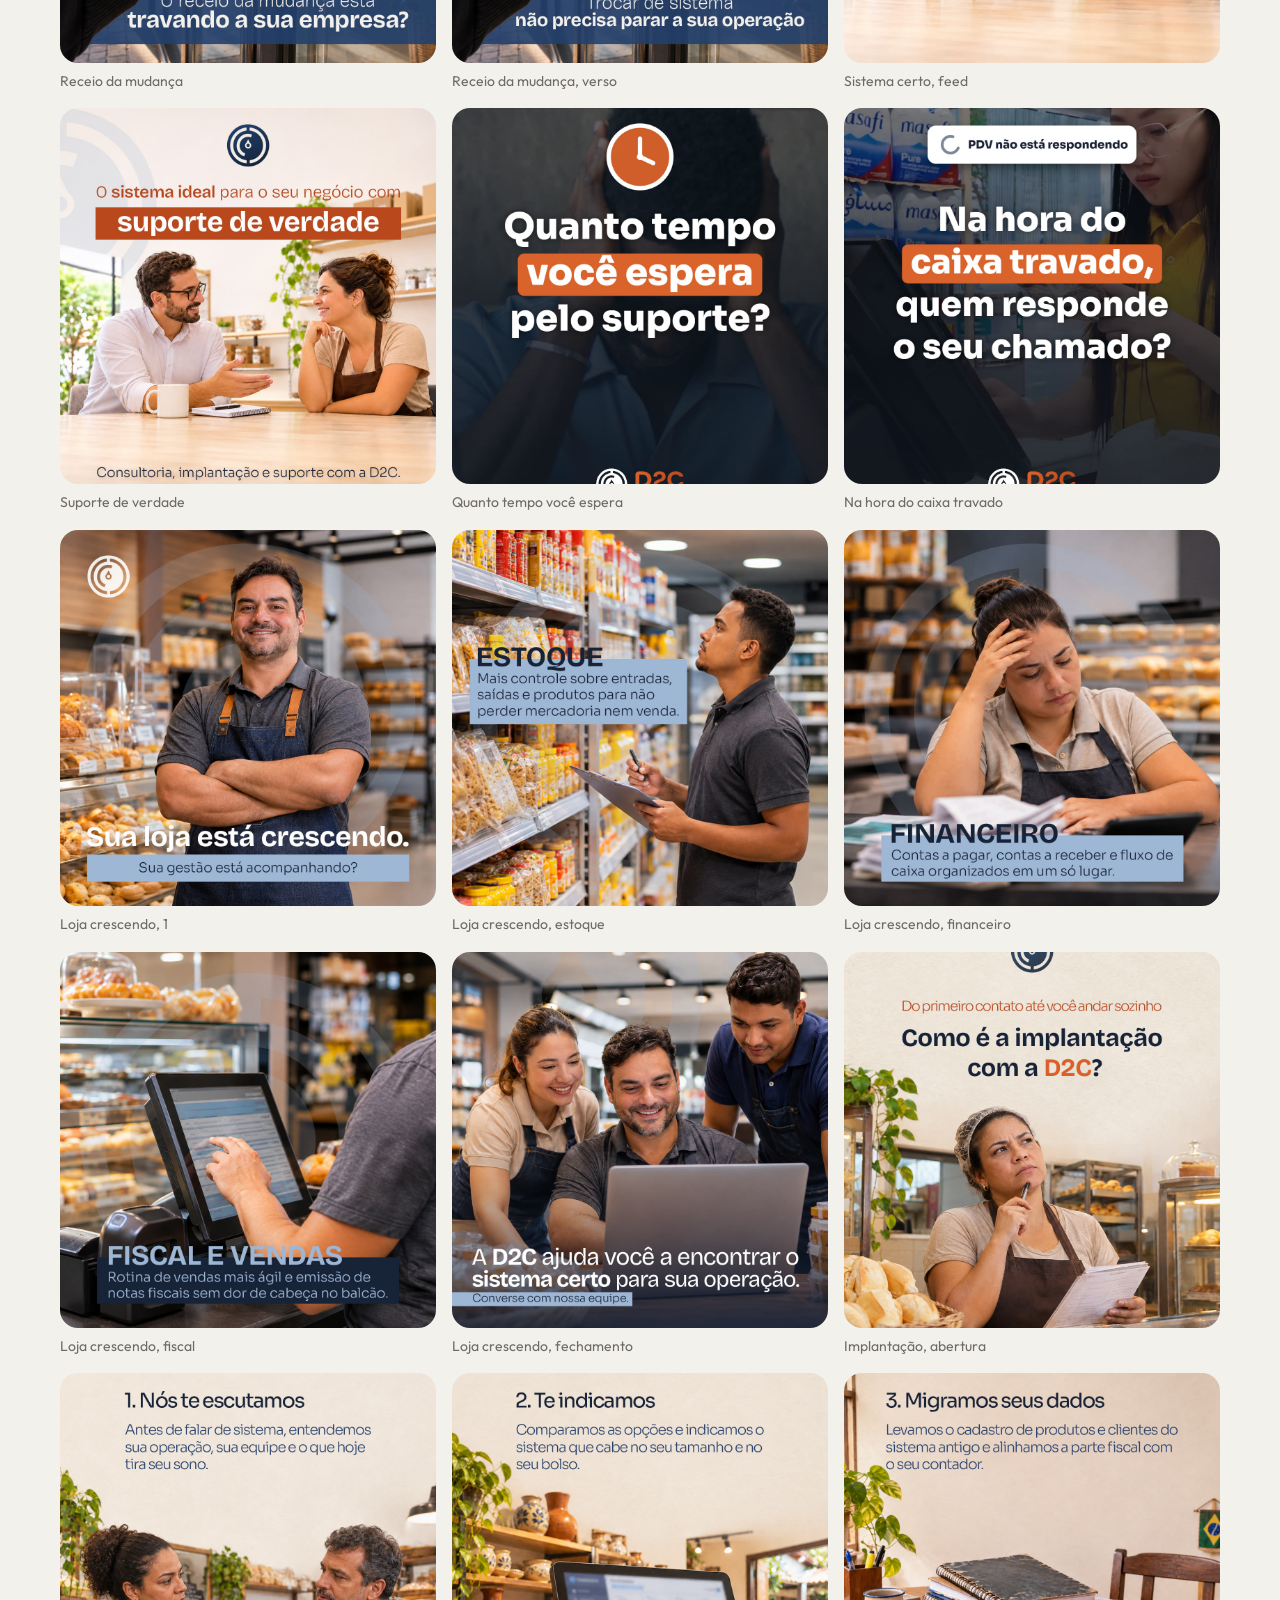
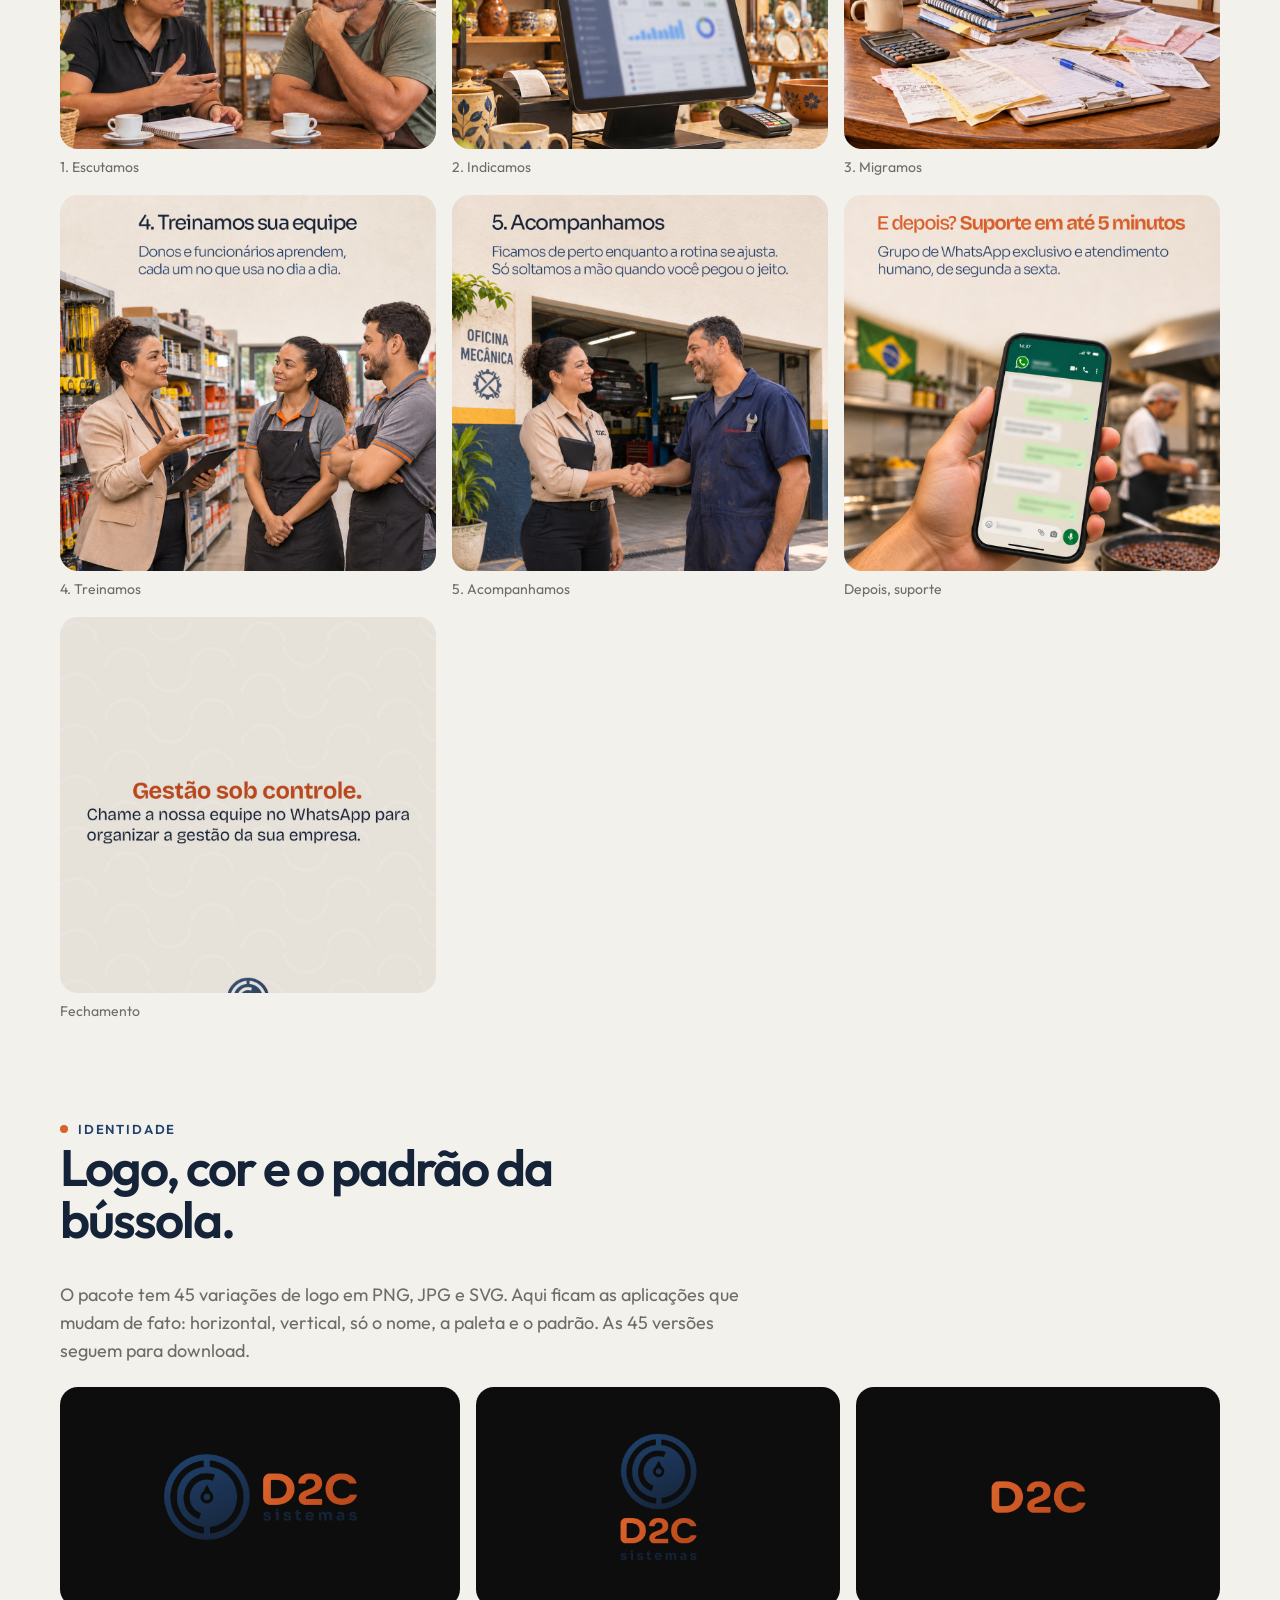
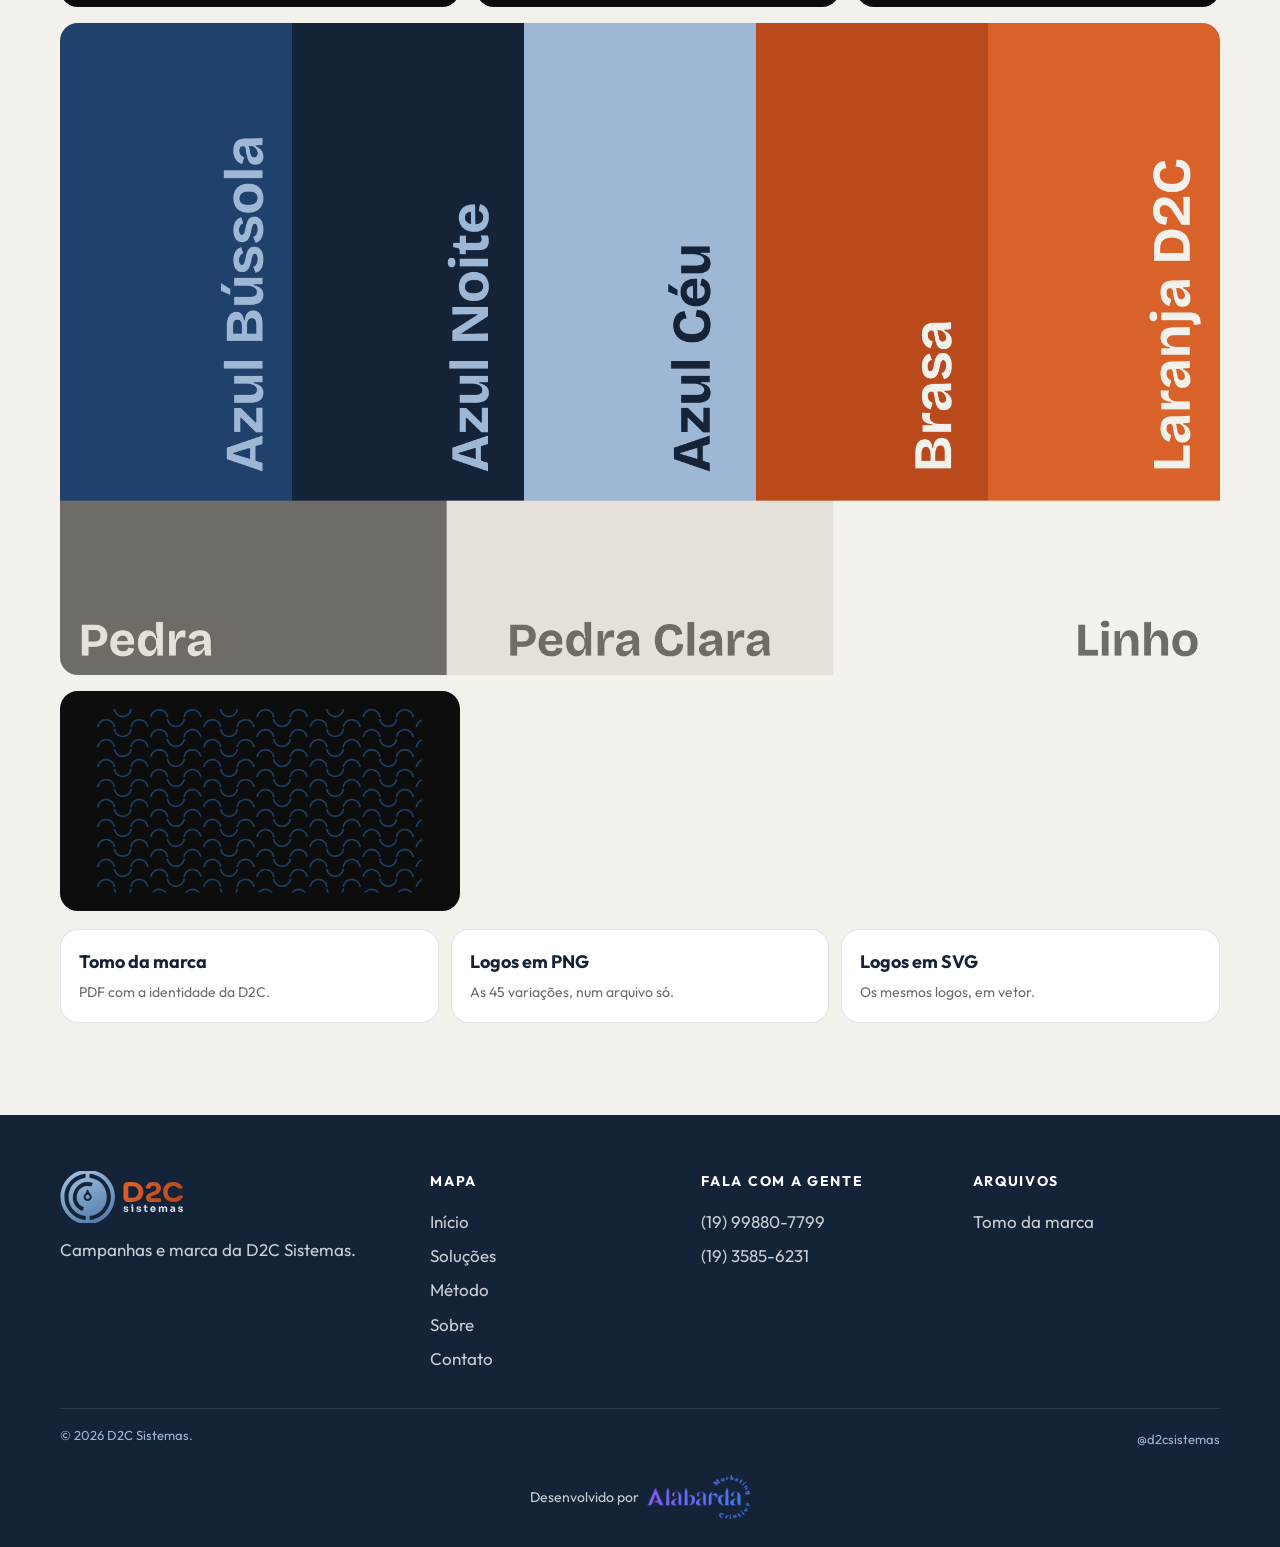
<file: materiais.html>
<!DOCTYPE html>
<html lang="pt-BR">
<head>
  <meta charset="utf-8">
  <meta name="viewport" content="width=device-width, initial-scale=1">
  <title>Materiais | D2C Sistemas</title>
  <meta name="description" content="Campanhas, peças da marca e o tomo da D2C Sistemas. O material de novembro, no site.">
  <link rel="icon" href="assets/symbol.svg" type="image/svg+xml">
  <link rel="stylesheet" href="css/site.css">
</head>
<body>
  <a class="skip" href="#conteudo">Ir para o conteúdo</a>
  <header class="site-header">
    <div class="header-inner">
      <a class="brand" href="index.html" aria-label="D2C Sistemas"><img src="assets/logo.svg" alt="D2C Sistemas"></a>
      <button class="menu-btn" type="button" data-menu aria-expanded="false" aria-label="Abrir menu"><span></span><span></span><span></span></button>
      <nav class="nav" data-nav>
        <a href="index.html">Início</a>
        <a href="solucoes.html">Soluções</a>
        <a href="metodo.html">Método</a>
        <a href="sobre.html">Sobre</a>
        <a href="materiais.html" class="is-active">Materiais</a>
        <a href="contato.html">Contato</a>
        <a class="btn btn-orange header-cta" data-wa="Olá, vi os materiais da D2C e quero falar com a equipe.">Falar no WhatsApp</a>
      </nav>
    </div>
  </header>
  <main id="conteudo">
    <section class="page-hero">
      <div class="wrap">
        <p class="kicker"><i></i> Novembro de 2026</p>
        <h1>As campanhas e a marca, no mesmo lugar.</h1>
        <p>As peças que estavam na pasta da D2C agora entram no site: os criativos de novembro, a identidade e o tomo da marca. Cada campanha aparece uma vez, no formato principal.</p>
      </div>
    </section>

    <section class="section">
      <div class="wrap">
        <div class="section-head">
          <div>
            <p class="kicker" style="color:var(--compass)"><i></i> Criativos</p>
            <h2>O que a D2C publicou em novembro.</h2>
          </div>
        </div>
        <div class="filters" data-filters>
          <button class="filter is-on" type="button" data-filter="todos">Tudo</button>
          <button class="filter" type="button" data-filter="campanha">Campanhas</button>
          <button class="filter" type="button" data-filter="loja">Loja crescendo</button>
          <button class="filter" type="button" data-filter="implantar">Implantação</button>
          <button class="filter" type="button" data-filter="suporte">Suporte</button>
        </div>
        <div class="shot-grid">
          <button class="shot" type="button" data-kind="campanha" data-shot="assets/campanhas/prazer.jpg" data-alt="Prazer, somos a D2C. Desde 2007, o sistema certo para o tamanho da loja."><img src="assets/campanhas/prazer.jpg" alt=""><span>Prazer, somos a D2C</span></button>
          <button class="shot" type="button" data-kind="campanha" data-shot="assets/campanhas/sistema.jpg" data-alt="Não existe sistema perfeito. Existe o sistema certo para o seu negócio."><img src="assets/campanhas/sistema.jpg" alt=""><span>O sistema certo</span></button>
          <button class="shot" type="button" data-kind="campanha" data-shot="assets/campanhas/estoque.jpg" data-alt="Seu estoque bate com o caixa no final do dia?"><img src="assets/campanhas/estoque.jpg" alt=""><span>Estoque e caixa</span></button>
          <button class="shot" type="button" data-kind="campanha" data-shot="assets/campanhas/receio-1.jpg" data-alt="Trocar de sistema não precisa parar a operação. A D2C migra, treina e acompanha."><img src="assets/campanhas/receio-1.jpg" alt=""><span>Receio da mudança</span></button>
          <button class="shot" type="button" data-kind="campanha" data-shot="assets/campanhas/receio-2.jpg" data-alt="O receio da mudança está travando a empresa?"><img src="assets/campanhas/receio-2.jpg" alt=""><span>Receio da mudança, verso</span></button>
          <button class="shot" type="button" data-kind="campanha" data-shot="assets/campanhas/campanha-sistema.jpg" data-alt="Campanha do sistema certo, formato quadrado."><img src="assets/campanhas/campanha-sistema.jpg" alt=""><span>Sistema certo, feed</span></button>
          <button class="shot" type="button" data-kind="suporte" data-shot="assets/campanhas/campanha-suporte.jpg" data-alt="Suporte de verdade, no grupo de WhatsApp."><img src="assets/campanhas/campanha-suporte.jpg" alt=""><span>Suporte de verdade</span></button>
          <button class="shot" type="button" data-kind="suporte" data-shot="assets/campanhas/suporte-1.jpg" data-alt="Quanto tempo você espera pelo suporte?"><img src="assets/campanhas/suporte-1.jpg" alt=""><span>Quanto tempo você espera</span></button>
          <button class="shot" type="button" data-kind="suporte" data-shot="assets/campanhas/suporte-2.jpg" data-alt="Na hora do caixa travado, quem responde o chamado?"><img src="assets/campanhas/suporte-2.jpg" alt=""><span>Na hora do caixa travado</span></button>
          <button class="shot" type="button" data-kind="loja" data-shot="assets/campanhas/crescendo-1.jpg" data-alt="Sua loja está crescendo. Sua gestão está acompanhando?"><img src="assets/campanhas/crescendo-1.jpg" alt=""><span>Loja crescendo, 1</span></button>
          <button class="shot" type="button" data-kind="loja" data-shot="assets/campanhas/crescendo-2.jpg" data-alt="Estoque com mais controle de entradas, saídas e produtos."><img src="assets/campanhas/crescendo-2.jpg" alt=""><span>Loja crescendo, estoque</span></button>
          <button class="shot" type="button" data-kind="loja" data-shot="assets/campanhas/crescendo-3.jpg" data-alt="Financeiro com contas e fluxo de caixa no mesmo lugar."><img src="assets/campanhas/crescendo-3.jpg" alt=""><span>Loja crescendo, financeiro</span></button>
          <button class="shot" type="button" data-kind="loja" data-shot="assets/campanhas/crescendo-4.jpg" data-alt="Fiscal e vendas mais ágeis no balcão."><img src="assets/campanhas/crescendo-4.jpg" alt=""><span>Loja crescendo, fiscal</span></button>
          <button class="shot" type="button" data-kind="loja" data-shot="assets/campanhas/crescendo-5.jpg" data-alt="A D2C ajuda a encontrar o sistema certo para a operação."><img src="assets/campanhas/crescendo-5.jpg" alt=""><span>Loja crescendo, fechamento</span></button>
          <button class="shot" type="button" data-kind="implantar" data-shot="assets/campanhas/impl-1.jpg" data-alt="Do primeiro contato até você andar sozinho."><img src="assets/campanhas/impl-1.jpg" alt=""><span>Implantação, abertura</span></button>
          <button class="shot" type="button" data-kind="implantar" data-shot="assets/campanhas/impl-2.jpg" data-alt="1. A D2C escuta a operação antes de falar de sistema."><img src="assets/campanhas/impl-2.jpg" alt=""><span>1. Escutamos</span></button>
          <button class="shot" type="button" data-kind="implantar" data-shot="assets/campanhas/impl-3.jpg" data-alt="2. Indicamos o sistema que cabe no tamanho e no bolso."><img src="assets/campanhas/impl-3.jpg" alt=""><span>2. Indicamos</span></button>
          <button class="shot" type="button" data-kind="implantar" data-shot="assets/campanhas/impl-4.jpg" data-alt="3. Migramos produtos, clientes e o fiscal com o contador."><img src="assets/campanhas/impl-4.jpg" alt=""><span>3. Migramos</span></button>
          <button class="shot" type="button" data-kind="implantar" data-shot="assets/campanhas/impl-5.jpg" data-alt="4. Treinamos donos e equipe no que cada um usa."><img src="assets/campanhas/impl-5.jpg" alt=""><span>4. Treinamos</span></button>
          <button class="shot" type="button" data-kind="implantar" data-shot="assets/campanhas/impl-6.jpg" data-alt="5. Acompanhamos até a rotina firmar."><img src="assets/campanhas/impl-6.jpg" alt=""><span>5. Acompanhamos</span></button>
          <button class="shot" type="button" data-kind="implantar" data-shot="assets/campanhas/impl-7.jpg" data-alt="Depois, suporte humano em até 5 minutos."><img src="assets/campanhas/impl-7.jpg" alt=""><span>Depois, suporte</span></button>
          <button class="shot" type="button" data-kind="implantar" data-shot="assets/campanhas/impl-8.jpg" data-alt="Gestão sob controle. Chame a equipe no WhatsApp."><img src="assets/campanhas/impl-8.jpg" alt=""><span>Fechamento</span></button>
        </div>
      </div>
    </section>

    <section class="section" style="padding-top:0">
      <div class="wrap">
        <div class="section-head">
          <div>
            <p class="kicker" style="color:var(--compass)"><i></i> Identidade</p>
            <h2>Logo, cor e o padrão da bússola.</h2>
          </div>
        </div>
        <p class="intro">O pacote tem 45 variações de logo em PNG, JPG e SVG. Aqui ficam as aplicações que mudam de fato: horizontal, vertical, só o nome, a paleta e o padrão. As 45 versões seguem para download.</p>
        <div class="brand-grid" style="margin-top:22px">
          <img src="assets/marca/logo-horizontal.png" alt="Logo horizontal da D2C Sistemas">
          <img src="assets/marca/logo-vertical.png" alt="Logo vertical da D2C Sistemas">
          <img src="assets/marca/wordmark.png" alt="Nome D2C em laranja">
          <img class="palette" src="assets/marca/cores.png" alt="Paleta: Azul Bússola, Azul Noite, Azul Céu, Brasa, Laranja D2C, Pedra e Linho">
          <img src="assets/marca/padrao.png" alt="Padrão gráfico da bússola">
        </div>
        <div class="docs">
          <a class="doc" href="docs/tomo-d2c.pdf" download><strong>Tomo da marca</strong><span>PDF com a identidade da D2C.</span></a>
          <a class="doc" href="docs/d2c-pngs.zip" download><strong>Logos em PNG</strong><span>As 45 variações, num arquivo só.</span></a>
          <a class="doc" href="docs/d2c-svgs.zip" download><strong>Logos em SVG</strong><span>Os mesmos logos, em vetor.</span></a>
        </div>
      </div>
    </section>
  </main>
  <footer class="site-footer">
    <div class="wrap footer-grid">
      <div><img src="assets/logo-on-dark.svg" alt="D2C Sistemas"><p style="margin-top:14px">Campanhas e marca da D2C Sistemas.</p></div>
      <div><h3>Mapa</h3><a href="index.html">Início</a><a href="solucoes.html">Soluções</a><a href="metodo.html">Método</a><a href="sobre.html">Sobre</a><a href="contato.html">Contato</a></div>
      <div><h3>Fala com a gente</h3><a data-wa="Olá, vim pela página de materiais da D2C.">(19) 99880-7799</a><a href="tel:+551935856231">(19) 3585-6231</a></div>
      <div><h3>Arquivos</h3><a href="docs/tomo-d2c.pdf">Tomo da marca</a></div>
    </div>
    <div class="wrap legal"><span>© <span id="ano"></span> D2C Sistemas.</span><a href="https://instagram.com/d2csistemas" target="_blank" rel="noopener">@d2csistemas</a></div>
    <p class="alabarda-sign wrap">Desenvolvido por <a href="https://alabarda.com.br" target="_blank" rel="noopener" aria-label="Alabarda"><span class="alabarda-gradient" aria-hidden="true"></span></a></p>
  </footer>
  <dialog class="lightbox" data-lightbox>
    <button type="button" data-close>Fechar</button>
    <img alt="">
    <p></p>
  </dialog>
  <button class="to-top" type="button" data-top hidden aria-label="Voltar ao topo"><svg viewBox="0 0 24 24" aria-hidden="true"><path fill="currentColor" d="M11 8.4 5.7 13.7 4.3 12.3 12 4.6l7.7 7.7-1.4 1.4L13 8.4V20h-2z"/></svg></button>
  <a class="wa" data-wa="Olá, vim pelo site da D2C." aria-label="WhatsApp da D2C"><svg viewBox="0 0 24 24" aria-hidden="true"><path d="M20.5 3.5A11 11 0 0 0 2.1 16.8L1 23l6.4-1.1A11 11 0 0 0 20.5 3.5zm-8.5 17a9.1 9.1 0 0 1-4.6-1.3l-.3-.2-3.8.6.6-3.7-.2-.3A9.1 9.1 0 1 1 12 20.5zm5-6.8c-.3-.1-1.6-.8-1.8-.9s-.4-.1-.6.1-.7.9-.8 1-.3.2-.6.1a7.4 7.4 0 0 1-2.2-1.4 8.2 8.2 0 0 1-1.5-1.9c-.2-.3 0-.4.1-.6l.4-.4.2-.3a.5.5 0 0 0 0-.5c0-.1-.6-1.4-.8-1.9s-.4-.4-.6-.4h-.5a1 1 0 0 0-.7.3 2.9 2.9 0 0 0-.9 2.2 5 5 0 0 0 1.1 2.7 11.5 11.5 0 0 0 4.4 3.9 14 14 0 0 0 1.5.5 3.6 3.6 0 0 0 1.6.1 2.7 2.7 0 0 0 1.8-1.2 2.2 2.2 0 0 0 .2-1.2c-.1-.1-.3-.2-.6-.3z"/></svg></a>
  <script src="js/site.js"></script>
  <script>document.getElementById("ano").textContent = new Date().getFullYear();</script>
</body>
</html>
</file>
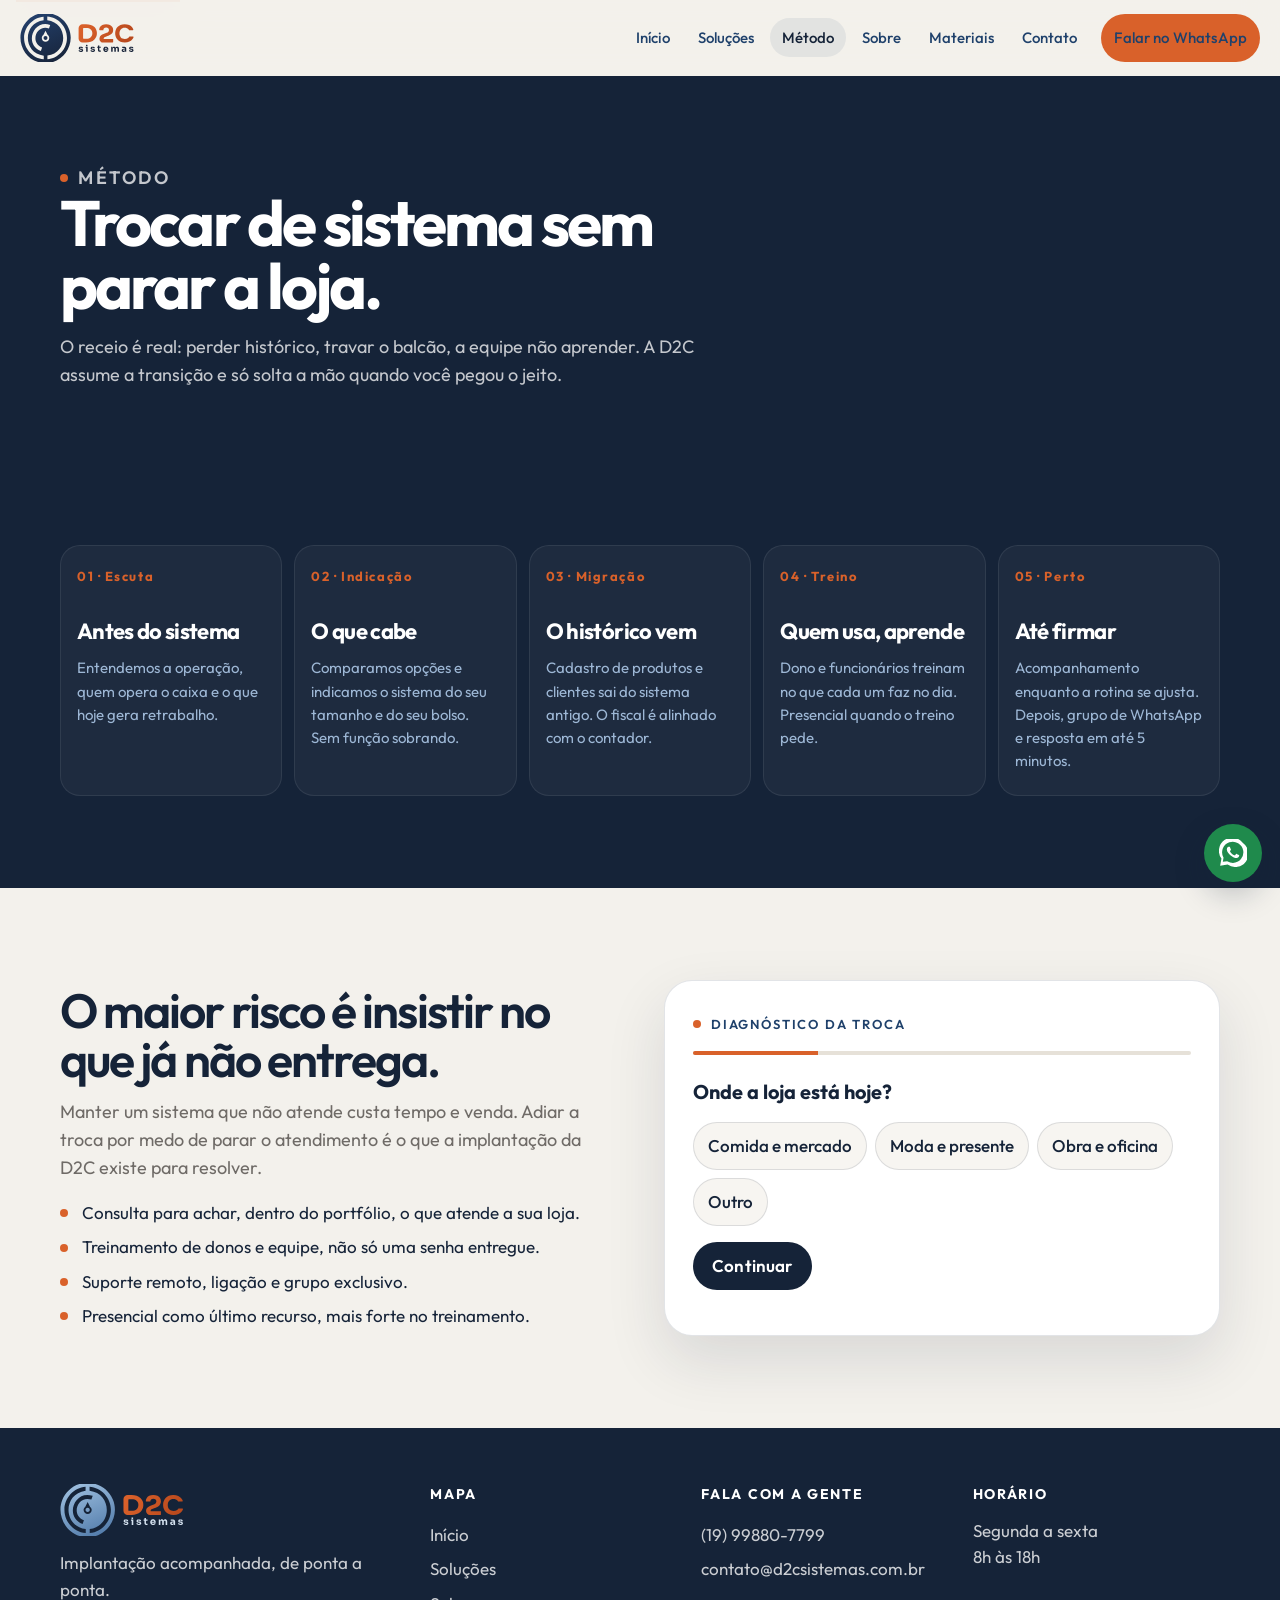
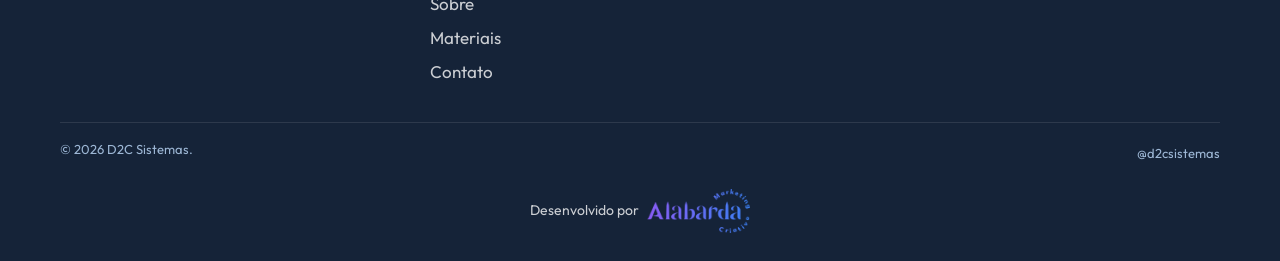
<file: metodo.html>
<!DOCTYPE html>
<html lang="pt-BR">
<head>
  <meta charset="utf-8">
  <meta name="viewport" content="width=device-width, initial-scale=1">
  <title>Método | D2C Sistemas</title>
  <meta name="description" content="Escuta, indicação, migração, treinamento e acompanhamento. A implantação da D2C até a rotina da loja firmar.">
  <link rel="icon" href="assets/symbol.svg" type="image/svg+xml">
  <link rel="stylesheet" href="css/site.css">
</head>
<body>
  <a class="skip" href="#conteudo">Ir para o conteúdo</a>
  <header class="site-header">
    <div class="header-inner">
      <a class="brand" href="index.html" aria-label="D2C Sistemas"><img src="assets/logo.svg" alt="D2C Sistemas"></a>
      <button class="menu-btn" type="button" data-menu aria-expanded="false" aria-label="Abrir menu"><span></span><span></span><span></span></button>
      <nav class="nav" data-nav>
        <a href="index.html">Início</a>
        <a href="solucoes.html">Soluções</a>
        <a href="metodo.html" class="is-active">Método</a>
        <a href="sobre.html">Sobre</a>
        <a href="materiais.html">Materiais</a>
        <a href="contato.html">Contato</a>
        <a class="btn btn-orange header-cta" data-wa="Olá, quero entender a implantação da D2C.">Falar no WhatsApp</a>
      </nav>
    </div>
  </header>
  <main id="conteudo">
    <section class="page-hero">
      <div class="wrap">
        <p class="kicker"><i></i> Método</p>
        <h1>Trocar de sistema sem parar a loja.</h1>
        <p>O receio é real: perder histórico, travar o balcão, a equipe não aprender. A D2C assume a transição e só solta a mão quando você pegou o jeito.</p>
      </div>
    </section>
    <section class="section night">
      <div class="wrap steps">
        <article class="step"><b>01 · Escuta</b><h3>Antes do sistema</h3><p>Entendemos a operação, quem opera o caixa e o que hoje gera retrabalho.</p></article>
        <article class="step"><b>02 · Indicação</b><h3>O que cabe</h3><p>Comparamos opções e indicamos o sistema do seu tamanho e do seu bolso. Sem função sobrando.</p></article>
        <article class="step"><b>03 · Migração</b><h3>O histórico vem</h3><p>Cadastro de produtos e clientes sai do sistema antigo. O fiscal é alinhado com o contador.</p></article>
        <article class="step"><b>04 · Treino</b><h3>Quem usa, aprende</h3><p>Dono e funcionários treinam no que cada um faz no dia. Presencial quando o treino pede.</p></article>
        <article class="step"><b>05 · Perto</b><h3>Até firmar</h3><p>Acompanhamento enquanto a rotina se ajusta. Depois, grupo de WhatsApp e resposta em até 5 minutos.</p></article>
      </div>
    </section>
    <section class="section">
      <div class="wrap split">
        <div>
          <h2 style="font-size:clamp(32px,4vw,48px);letter-spacing:-0.04em">O maior risco é insistir no que já não entrega.</h2>
          <p class="intro">Manter um sistema que não atende custa tempo e venda. Adiar a troca por medo de parar o atendimento é o que a implantação da D2C existe para resolver.</p>
          <ul class="checks">
            <li>Consulta para achar, dentro do portfólio, o que atende a sua loja.</li>
            <li>Treinamento de donos e equipe, não só uma senha entregue.</li>
            <li>Suporte remoto, ligação e grupo exclusivo.</li>
            <li>Presencial como último recurso, mais forte no treinamento.</li>
          </ul>
        </div>
        <div class="qualifier" data-qualifier>
          <p class="kicker" style="color:var(--compass)"><i></i> Diagnóstico da troca</p>
          <div class="progress"><span data-bar></span></div>
          <div data-step>
            <h3>Onde a loja está hoje?</h3>
            <div class="choices" style="margin-top:14px">
              <button class="choice" type="button" data-pick="segment" data-value="mercado, padaria ou açougue">Comida e mercado</button>
              <button class="choice" type="button" data-pick="segment" data-value="moda, presente ou calçado">Moda e presente</button>
              <button class="choice" type="button" data-pick="segment" data-value="material de construção ou oficina">Obra e oficina</button>
              <button class="choice" type="button" data-pick="segment" data-value="outro comércio">Outro</button>
            </div>
            <button class="btn btn-night" type="button" data-next style="margin-top:16px">Continuar</button>
          </div>
          <div data-step hidden>
            <h3>O que segura a troca?</h3>
            <div class="choices" style="margin-top:14px">
              <button class="choice" type="button" data-pick="pain" data-value="medo de perder o histórico">Perder histórico</button>
              <button class="choice" type="button" data-pick="pain" data-value="medo de parar o caixa">Parar o caixa</button>
              <button class="choice" type="button" data-pick="pain" data-value="equipe que pode não aprender">A equipe</button>
              <button class="choice" type="button" data-pick="pain" data-value="não saber qual sistema escolher">Qual sistema</button>
            </div>
            <div style="display:flex;gap:8px;margin-top:16px"><button class="btn btn-ghost" type="button" data-back>Voltar</button><button class="btn btn-night" type="button" data-next>Continuar</button></div>
          </div>
          <div data-step hidden>
            <h3>Quantas pessoas operam?</h3>
            <div class="choices" style="margin-top:14px">
              <button class="choice" type="button" data-pick="size" data-value="só o dono e mais uma pessoa">Até 2</button>
              <button class="choice" type="button" data-pick="size" data-value="uma equipe pequena">3 a 8</button>
              <button class="choice" type="button" data-pick="size" data-value="uma equipe maior, possivelmente em mais de uma loja">Mais de 8</button>
            </div>
            <div style="display:flex;gap:8px;margin-top:16px"><button class="btn btn-ghost" type="button" data-back>Voltar</button><button class="btn btn-night" type="button" data-next>Continuar</button></div>
          </div>
          <form data-step hidden>
            <h3>Te chamamos no WhatsApp.</h3>
            <div class="fields" style="margin-top:14px">
              <label>Nome<input data-name required autocomplete="name"></label>
              <label>WhatsApp<input data-phone required inputmode="tel" autocomplete="tel" placeholder="(19) 90000-0000"></label>
            </div>
            <div style="display:flex;gap:8px;margin-top:16px"><button class="btn btn-ghost" type="button" data-back>Voltar</button><button class="btn btn-orange" type="submit">Abrir conversa</button></div>
          </form>
          <p class="form-error" data-error></p>
          <div class="success" data-done hidden><strong>Mensagem pronta.</strong><p>A conversa abre com o resumo da sua troca. Se a janela não aparecer, chame (19) 99880-7799.</p></div>
        </div>
      </div>
    </section>
  </main>
  <footer class="site-footer">
    <div class="wrap footer-grid">
      <div><img src="assets/logo-on-dark.svg" alt="D2C Sistemas"><p style="margin-top:14px">Implantação acompanhada, de ponta a ponta.</p></div>
      <div><h3>Mapa</h3><a href="index.html">Início</a><a href="solucoes.html">Soluções</a><a href="sobre.html">Sobre</a><a href="materiais.html">Materiais</a><a href="contato.html">Contato</a></div>
      <div><h3>Fala com a gente</h3><a data-wa="Olá, quero planejar a troca de sistema.">(19) 99880-7799</a><a href="mailto:contato@d2csistemas.com.br">contato@d2csistemas.com.br</a></div>
      <div><h3>Horário</h3><p>Segunda a sexta<br>8h às 18h</p></div>
    </div>
    <div class="wrap legal"><span>© <span id="ano"></span> D2C Sistemas.</span><a href="https://instagram.com/d2csistemas" target="_blank" rel="noopener">@d2csistemas</a>    </div>
    <p class="alabarda-sign wrap">Desenvolvido por <a href="https://alabarda.com.br" target="_blank" rel="noopener" aria-label="Alabarda"><span class="alabarda-gradient" aria-hidden="true"></span></a></p>
  </footer>
  <button class="to-top" type="button" data-top hidden aria-label="Voltar ao topo"><svg viewBox="0 0 24 24" aria-hidden="true"><path fill="currentColor" d="M11 8.4 5.7 13.7 4.3 12.3 12 4.6l7.7 7.7-1.4 1.4L13 8.4V20h-2z"/></svg></button>
  <a class="wa" data-wa="Olá, vim pelo site da D2C." aria-label="WhatsApp da D2C"><svg viewBox="0 0 24 24" aria-hidden="true"><path d="M20.5 3.5A11 11 0 0 0 2.1 16.8L1 23l6.4-1.1A11 11 0 0 0 20.5 3.5zm-8.5 17a9.1 9.1 0 0 1-4.6-1.3l-.3-.2-3.8.6.6-3.7-.2-.3A9.1 9.1 0 1 1 12 20.5zm5-6.8c-.3-.1-1.6-.8-1.8-.9s-.4-.1-.6.1-.7.9-.8 1-.3.2-.6.1a7.4 7.4 0 0 1-2.2-1.4 8.2 8.2 0 0 1-1.5-1.9c-.2-.3 0-.4.1-.6l.4-.4.2-.3a.5.5 0 0 0 0-.5c0-.1-.6-1.4-.8-1.9s-.4-.4-.6-.4h-.5a1 1 0 0 0-.7.3 2.9 2.9 0 0 0-.9 2.2 5 5 0 0 0 1.1 2.7 11.5 11.5 0 0 0 4.4 3.9 14 14 0 0 0 1.5.5 3.6 3.6 0 0 0 1.6.1 2.7 2.7 0 0 0 1.8-1.2 2.2 2.2 0 0 0 .2-1.2c-.1-.1-.3-.2-.6-.3z"/></svg></a>
  <script src="js/site.js"></script>
  <script>document.getElementById("ano").textContent = new Date().getFullYear();</script>
</body>
</html>
</file>
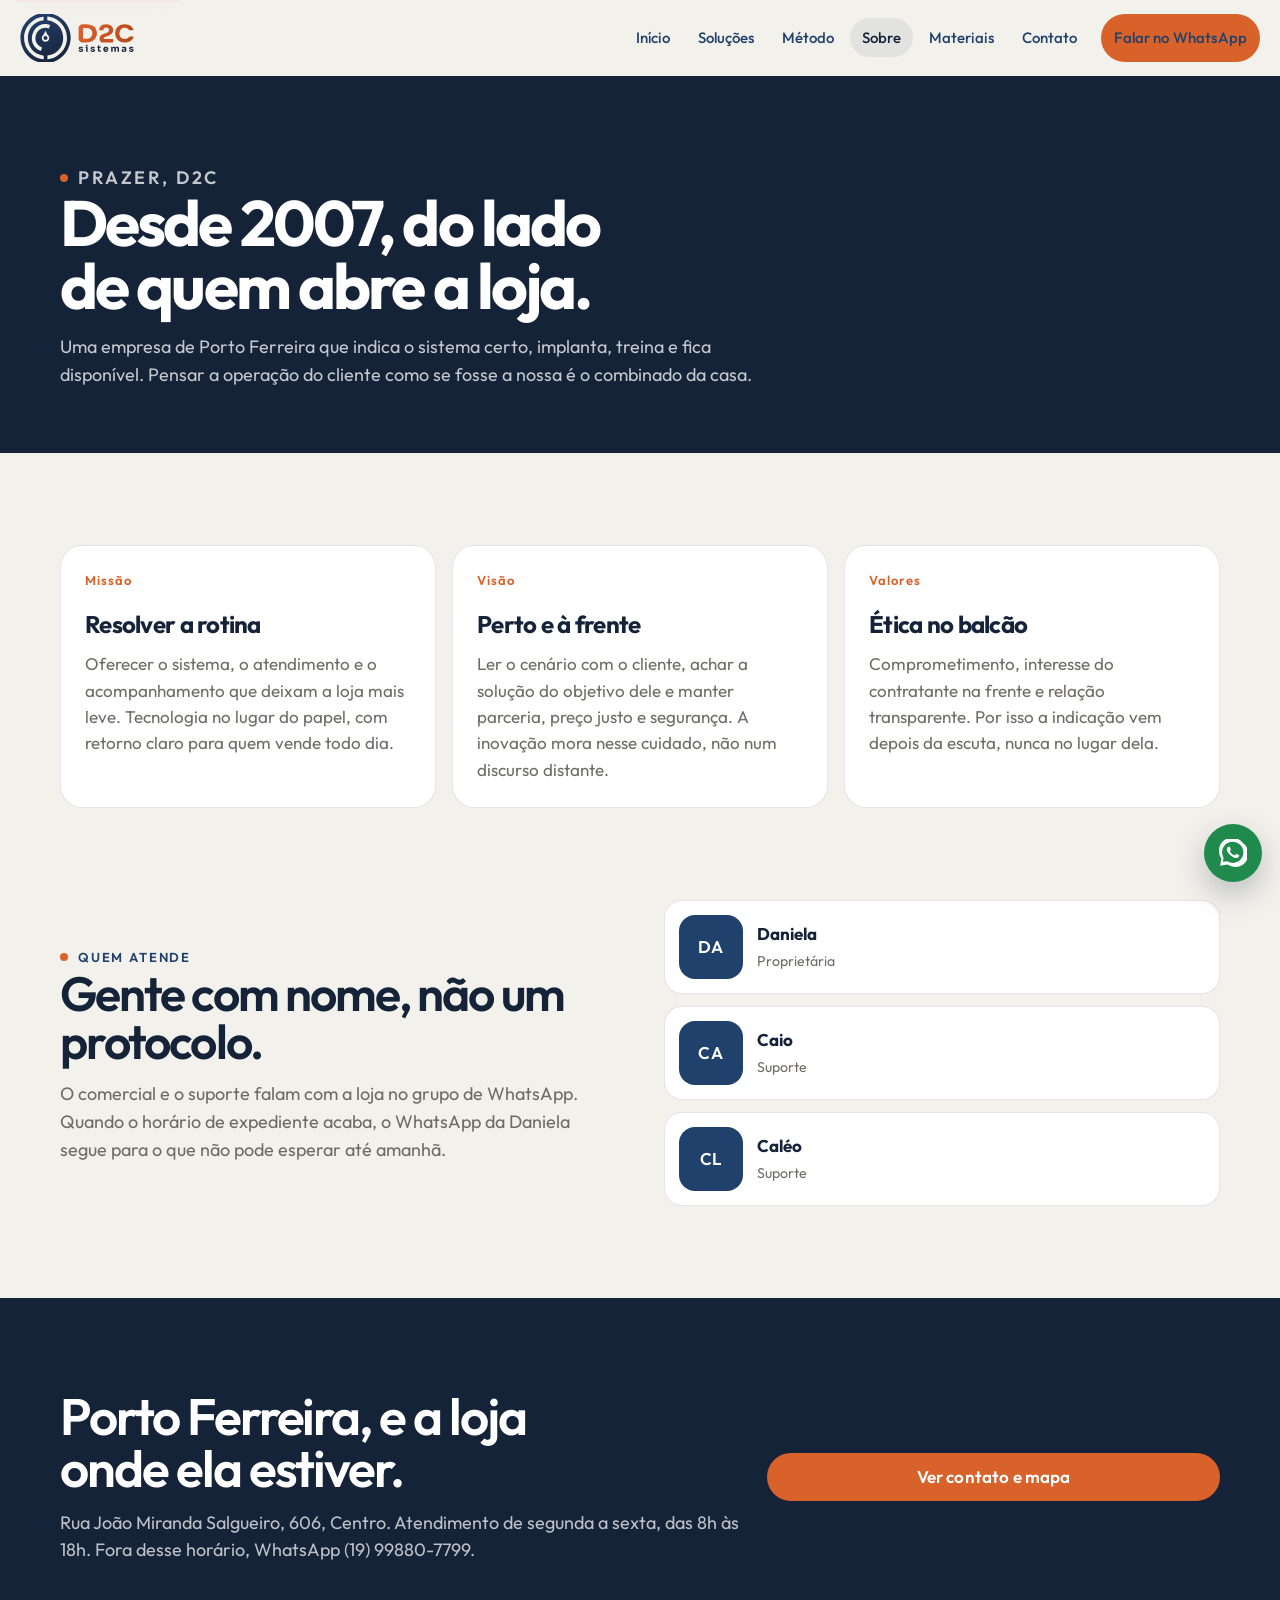
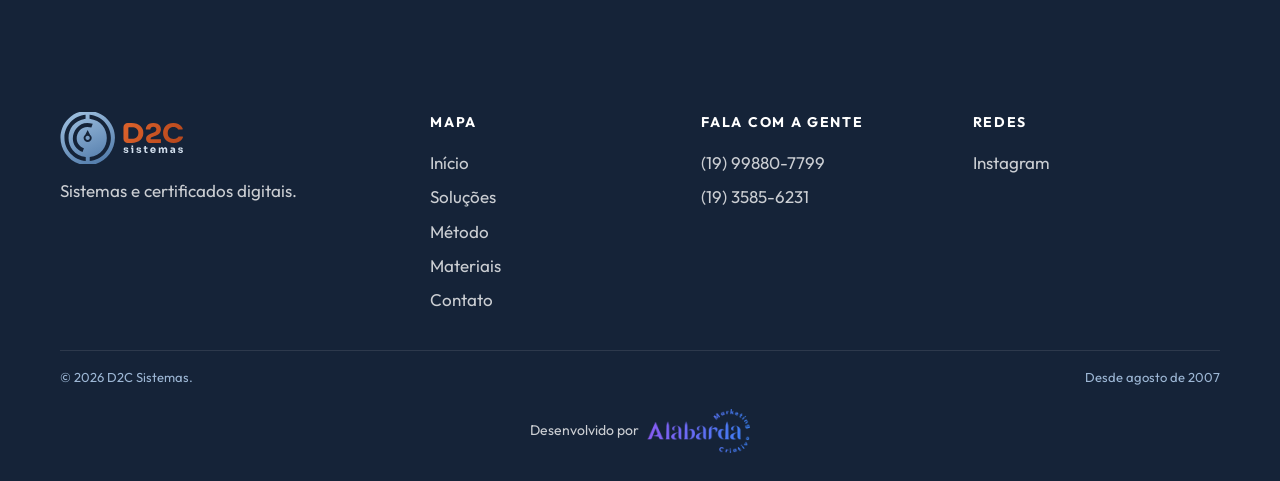
<file: sobre.html>
<!DOCTYPE html>
<html lang="pt-BR">
<head>
  <meta charset="utf-8">
  <meta name="viewport" content="width=device-width, initial-scale=1">
  <title>Sobre | D2C Sistemas</title>
  <meta name="description" content="A D2C Sistemas, de Porto Ferreira, organiza a gestão de lojas desde 2007. Missão, equipe e o jeito de atender.">
  <link rel="icon" href="assets/symbol.svg" type="image/svg+xml">
  <link rel="stylesheet" href="css/site.css">
</head>
<body>
  <a class="skip" href="#conteudo">Ir para o conteúdo</a>
  <header class="site-header">
    <div class="header-inner">
      <a class="brand" href="index.html" aria-label="D2C Sistemas"><img src="assets/logo.svg" alt="D2C Sistemas"></a>
      <button class="menu-btn" type="button" data-menu aria-expanded="false" aria-label="Abrir menu"><span></span><span></span><span></span></button>
      <nav class="nav" data-nav>
        <a href="index.html">Início</a>
        <a href="solucoes.html">Soluções</a>
        <a href="metodo.html">Método</a>
        <a href="sobre.html" class="is-active">Sobre</a>
        <a href="materiais.html">Materiais</a>
        <a href="contato.html">Contato</a>
        <a class="btn btn-orange header-cta" data-wa="Olá, quero conhecer a D2C.">Falar no WhatsApp</a>
      </nav>
    </div>
  </header>
  <main id="conteudo">
    <section class="page-hero">
      <div class="wrap">
        <p class="kicker"><i></i> Prazer, D2C</p>
        <h1>Desde 2007, do lado de quem abre a loja.</h1>
        <p>Uma empresa de Porto Ferreira que indica o sistema certo, implanta, treina e fica disponível. Pensar a operação do cliente como se fosse a nossa é o combinado da casa.</p>
      </div>
    </section>
    <section class="section">
      <div class="wrap cards">
        <article class="card">
          <span class="index">Missão</span>
          <h3>Resolver a rotina</h3>
          <p>Oferecer o sistema, o atendimento e o acompanhamento que deixam a loja mais leve. Tecnologia no lugar do papel, com retorno claro para quem vende todo dia.</p>
        </article>
        <article class="card">
          <span class="index">Visão</span>
          <h3>Perto e à frente</h3>
          <p>Ler o cenário com o cliente, achar a solução do objetivo dele e manter parceria, preço justo e segurança. A inovação mora nesse cuidado, não num discurso distante.</p>
        </article>
        <article class="card">
          <span class="index">Valores</span>
          <h3>Ética no balcão</h3>
          <p>Comprometimento, interesse do contratante na frente e relação transparente. Por isso a indicação vem depois da escuta, nunca no lugar dela.</p>
        </article>
      </div>
    </section>
    <section class="section" style="padding-top:0">
      <div class="wrap split">
        <div>
          <p class="kicker" style="color:var(--compass)"><i></i> Quem atende</p>
          <h2 style="font-size:clamp(32px,4vw,48px);letter-spacing:-0.04em">Gente com nome, não um protocolo.</h2>
          <p class="intro">O comercial e o suporte falam com a loja no grupo de WhatsApp. Quando o horário de expediente acaba, o WhatsApp da Daniela segue para o que não pode esperar até amanhã.</p>
        </div>
        <div class="people">
          <article class="person"><div class="avatar">DA</div><div><strong>Daniela</strong><br><small>Proprietária</small></div></article>
          <article class="person"><div class="avatar">CA</div><div><strong>Caio</strong><br><small>Suporte</small></div></article>
          <article class="person"><div class="avatar">CL</div><div><strong>Caléo</strong><br><small>Suporte</small></div></article>
        </div>
      </div>
    </section>
    <section class="section night">
      <div class="wrap about-end">
        <div>
          <h2>Porto Ferreira, e a loja onde ela estiver.</h2>
          <p class="intro">Rua João Miranda Salgueiro, 606, Centro. Atendimento de segunda a sexta, das 8h às 18h. Fora desse horário, WhatsApp (19) 99880-7799.</p>
        </div>
        <a class="btn btn-orange" href="contato.html">Ver contato e mapa</a>
      </div>
    </section>
  </main>
  <footer class="site-footer">
    <div class="wrap footer-grid">
      <div><img src="assets/logo-on-dark.svg" alt="D2C Sistemas"><p style="margin-top:14px">Sistemas e certificados digitais.</p></div>
      <div><h3>Mapa</h3><a href="index.html">Início</a><a href="solucoes.html">Soluções</a><a href="metodo.html">Método</a><a href="materiais.html">Materiais</a><a href="contato.html">Contato</a></div>
      <div><h3>Fala com a gente</h3><a data-wa="Olá, vim pela página sobre a D2C.">(19) 99880-7799</a><a href="tel:+551935856231">(19) 3585-6231</a></div>
      <div><h3>Redes</h3><a href="https://instagram.com/d2csistemas" target="_blank" rel="noopener">Instagram</a></div>
    </div>
    <div class="wrap legal"><span>© <span id="ano"></span> D2C Sistemas.</span><span>Desde agosto de 2007</span>    </div>
    <p class="alabarda-sign wrap">Desenvolvido por <a href="https://alabarda.com.br" target="_blank" rel="noopener" aria-label="Alabarda"><span class="alabarda-gradient" aria-hidden="true"></span></a></p>
  </footer>
  <button class="to-top" type="button" data-top hidden aria-label="Voltar ao topo"><svg viewBox="0 0 24 24" aria-hidden="true"><path fill="currentColor" d="M11 8.4 5.7 13.7 4.3 12.3 12 4.6l7.7 7.7-1.4 1.4L13 8.4V20h-2z"/></svg></button>
  <a class="wa" data-wa="Olá, vim pelo site da D2C." aria-label="WhatsApp da D2C"><svg viewBox="0 0 24 24" aria-hidden="true"><path d="M20.5 3.5A11 11 0 0 0 2.1 16.8L1 23l6.4-1.1A11 11 0 0 0 20.5 3.5zm-8.5 17a9.1 9.1 0 0 1-4.6-1.3l-.3-.2-3.8.6.6-3.7-.2-.3A9.1 9.1 0 1 1 12 20.5zm5-6.8c-.3-.1-1.6-.8-1.8-.9s-.4-.1-.6.1-.7.9-.8 1-.3.2-.6.1a7.4 7.4 0 0 1-2.2-1.4 8.2 8.2 0 0 1-1.5-1.9c-.2-.3 0-.4.1-.6l.4-.4.2-.3a.5.5 0 0 0 0-.5c0-.1-.6-1.4-.8-1.9s-.4-.4-.6-.4h-.5a1 1 0 0 0-.7.3 2.9 2.9 0 0 0-.9 2.2 5 5 0 0 0 1.1 2.7 11.5 11.5 0 0 0 4.4 3.9 14 14 0 0 0 1.5.5 3.6 3.6 0 0 0 1.6.1 2.7 2.7 0 0 0 1.8-1.2 2.2 2.2 0 0 0 .2-1.2c-.1-.1-.3-.2-.6-.3z"/></svg></a>
  <script src="js/site.js"></script>
  <script>document.getElementById("ano").textContent = new Date().getFullYear();</script>
</body>
</html>
</file>
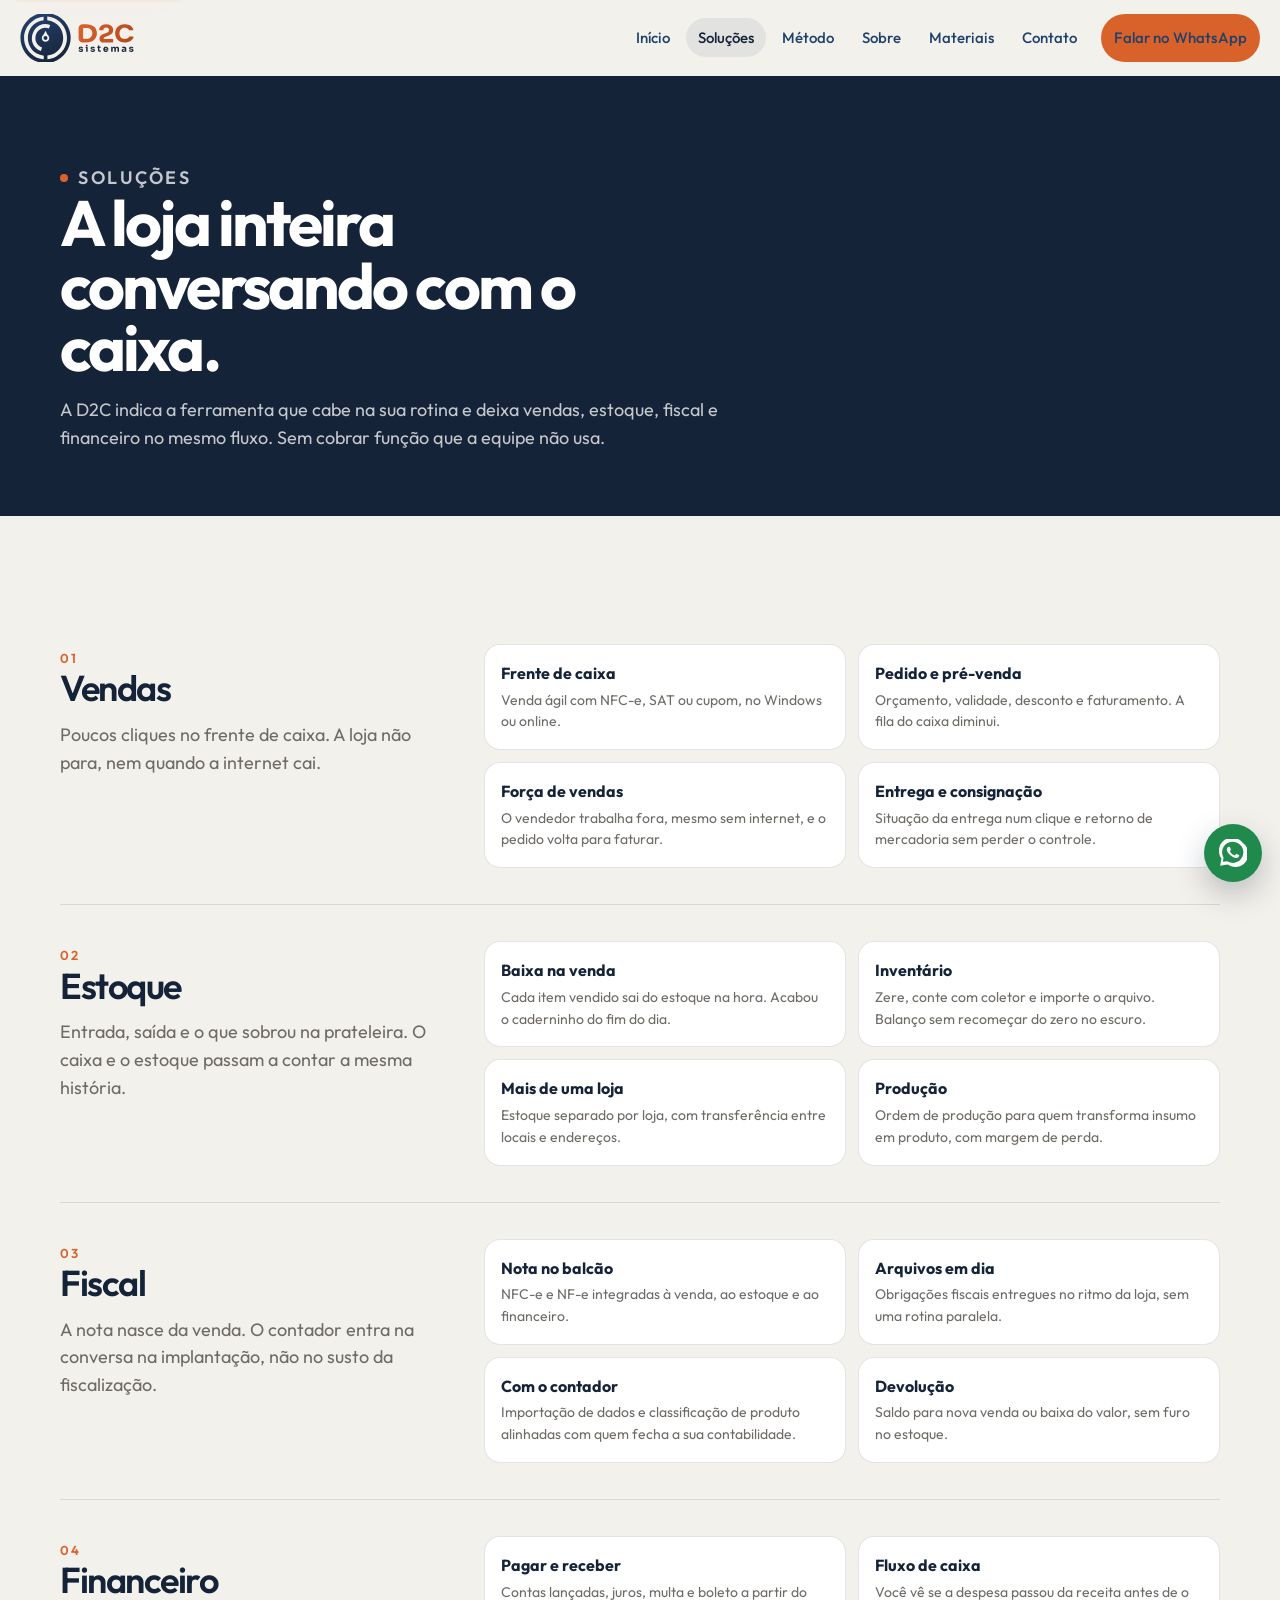
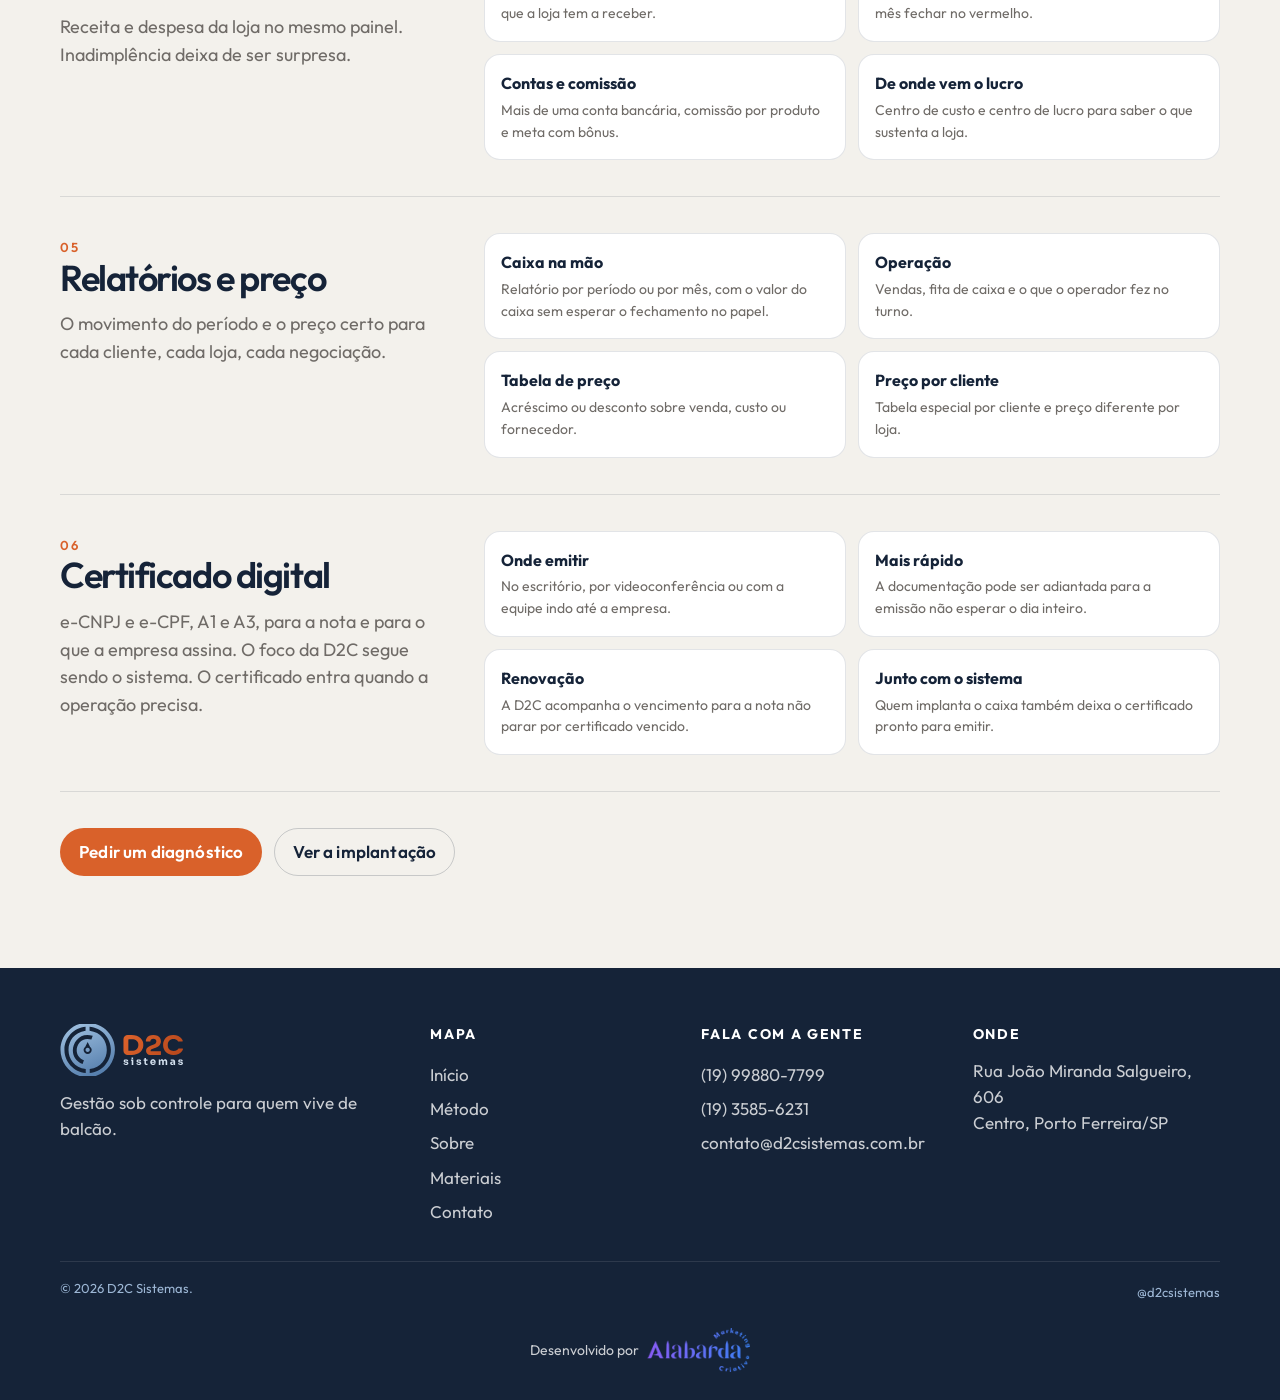
<file: solucoes.html>
<!DOCTYPE html>
<html lang="pt-BR">
<head>
  <meta charset="utf-8">
  <meta name="viewport" content="width=device-width, initial-scale=1">
  <title>Soluções | D2C Sistemas</title>
  <meta name="description" content="Vendas, estoque, fiscal, financeiro, relatórios, tabelas de preço e certificado digital com implantação e suporte da D2C.">
  <link rel="icon" href="assets/symbol.svg" type="image/svg+xml">
  <link rel="stylesheet" href="css/site.css">
</head>
<body>
  <a class="skip" href="#conteudo">Ir para o conteúdo</a>
  <header class="site-header">
    <div class="header-inner">
      <a class="brand" href="index.html" aria-label="D2C Sistemas"><img src="assets/logo.svg" alt="D2C Sistemas"></a>
      <button class="menu-btn" type="button" data-menu aria-expanded="false" aria-label="Abrir menu"><span></span><span></span><span></span></button>
      <nav class="nav" data-nav>
        <a href="index.html">Início</a>
        <a href="solucoes.html" class="is-active">Soluções</a>
        <a href="metodo.html">Método</a>
        <a href="sobre.html">Sobre</a>
        <a href="materiais.html">Materiais</a>
        <a href="contato.html">Contato</a>
        <a class="btn btn-orange header-cta" data-wa="Olá, quero conhecer as soluções da D2C.">Falar no WhatsApp</a>
      </nav>
    </div>
  </header>
  <main id="conteudo">
    <section class="page-hero">
      <div class="wrap">
        <p class="kicker"><i></i> Soluções</p>
        <h1>A loja inteira conversando com o caixa.</h1>
        <p>A D2C indica a ferramenta que cabe na sua rotina e deixa vendas, estoque, fiscal e financeiro no mesmo fluxo. Sem cobrar função que a equipe não usa.</p>
      </div>
    </section>
    <section class="section">
      <div class="wrap">
        <article class="module" id="vendas">
          <div>
            <p class="kicker" style="color:var(--orange)">01</p>
            <h2>Vendas</h2>
            <p class="intro">Poucos cliques no frente de caixa. A loja não para, nem quando a internet cai.</p>
          </div>
          <div class="module-grid">
            <article><h3>Frente de caixa</h3><p>Venda ágil com NFC-e, SAT ou cupom, no Windows ou online.</p></article>
            <article><h3>Pedido e pré-venda</h3><p>Orçamento, validade, desconto e faturamento. A fila do caixa diminui.</p></article>
            <article><h3>Força de vendas</h3><p>O vendedor trabalha fora, mesmo sem internet, e o pedido volta para faturar.</p></article>
            <article><h3>Entrega e consignação</h3><p>Situação da entrega num clique e retorno de mercadoria sem perder o controle.</p></article>
          </div>
        </article>
        <article class="module" id="estoque">
          <div>
            <p class="kicker" style="color:var(--orange)">02</p>
            <h2>Estoque</h2>
            <p class="intro">Entrada, saída e o que sobrou na prateleira. O caixa e o estoque passam a contar a mesma história.</p>
          </div>
          <div class="module-grid">
            <article><h3>Baixa na venda</h3><p>Cada item vendido sai do estoque na hora. Acabou o caderninho do fim do dia.</p></article>
            <article><h3>Inventário</h3><p>Zere, conte com coletor e importe o arquivo. Balanço sem recomeçar do zero no escuro.</p></article>
            <article><h3>Mais de uma loja</h3><p>Estoque separado por loja, com transferência entre locais e endereços.</p></article>
            <article><h3>Produção</h3><p>Ordem de produção para quem transforma insumo em produto, com margem de perda.</p></article>
          </div>
        </article>
        <article class="module" id="fiscal">
          <div>
            <p class="kicker" style="color:var(--orange)">03</p>
            <h2>Fiscal</h2>
            <p class="intro">A nota nasce da venda. O contador entra na conversa na implantação, não no susto da fiscalização.</p>
          </div>
          <div class="module-grid">
            <article><h3>Nota no balcão</h3><p>NFC-e e NF-e integradas à venda, ao estoque e ao financeiro.</p></article>
            <article><h3>Arquivos em dia</h3><p>Obrigações fiscais entregues no ritmo da loja, sem uma rotina paralela.</p></article>
            <article><h3>Com o contador</h3><p>Importação de dados e classificação de produto alinhadas com quem fecha a sua contabilidade.</p></article>
            <article><h3>Devolução</h3><p>Saldo para nova venda ou baixa do valor, sem furo no estoque.</p></article>
          </div>
        </article>
        <article class="module" id="financeiro">
          <div>
            <p class="kicker" style="color:var(--orange)">04</p>
            <h2>Financeiro</h2>
            <p class="intro">Receita e despesa da loja no mesmo painel. Inadimplência deixa de ser surpresa.</p>
          </div>
          <div class="module-grid">
            <article><h3>Pagar e receber</h3><p>Contas lançadas, juros, multa e boleto a partir do que a loja tem a receber.</p></article>
            <article><h3>Fluxo de caixa</h3><p>Você vê se a despesa passou da receita antes de o mês fechar no vermelho.</p></article>
            <article><h3>Contas e comissão</h3><p>Mais de uma conta bancária, comissão por produto e meta com bônus.</p></article>
            <article><h3>De onde vem o lucro</h3><p>Centro de custo e centro de lucro para saber o que sustenta a loja.</p></article>
          </div>
        </article>
        <article class="module" id="relatorios">
          <div>
            <p class="kicker" style="color:var(--orange)">05</p>
            <h2>Relatórios e preço</h2>
            <p class="intro">O movimento do período e o preço certo para cada cliente, cada loja, cada negociação.</p>
          </div>
          <div class="module-grid">
            <article><h3>Caixa na mão</h3><p>Relatório por período ou por mês, com o valor do caixa sem esperar o fechamento no papel.</p></article>
            <article><h3>Operação</h3><p>Vendas, fita de caixa e o que o operador fez no turno.</p></article>
            <article><h3>Tabela de preço</h3><p>Acréscimo ou desconto sobre venda, custo ou fornecedor.</p></article>
            <article><h3>Preço por cliente</h3><p>Tabela especial por cliente e preço diferente por loja.</p></article>
          </div>
        </article>
        <article class="module" id="certificados">
          <div>
            <p class="kicker" style="color:var(--orange)">06</p>
            <h2>Certificado digital</h2>
            <p class="intro">e-CNPJ e e-CPF, A1 e A3, para a nota e para o que a empresa assina. O foco da D2C segue sendo o sistema. O certificado entra quando a operação precisa.</p>
          </div>
          <div class="module-grid">
            <article><h3>Onde emitir</h3><p>No escritório, por videoconferência ou com a equipe indo até a empresa.</p></article>
            <article><h3>Mais rápido</h3><p>A documentação pode ser adiantada para a emissão não esperar o dia inteiro.</p></article>
            <article><h3>Renovação</h3><p>A D2C acompanha o vencimento para a nota não parar por certificado vencido.</p></article>
            <article><h3>Junto com o sistema</h3><p>Quem implanta o caixa também deixa o certificado pronto para emitir.</p></article>
          </div>
        </article>
        <div style="margin-top:36px;display:flex;gap:12px;flex-wrap:wrap">
          <a class="btn btn-orange" href="contato.html">Pedir um diagnóstico</a>
          <a class="btn btn-ghost" href="metodo.html">Ver a implantação</a>
        </div>
      </div>
    </section>
  </main>
  <footer class="site-footer">
    <div class="wrap footer-grid">
      <div><img src="assets/logo-on-dark.svg" alt="D2C Sistemas"><p style="margin-top:14px">Gestão sob controle para quem vive de balcão.</p></div>
      <div><h3>Mapa</h3><a href="index.html">Início</a><a href="metodo.html">Método</a><a href="sobre.html">Sobre</a><a href="materiais.html">Materiais</a><a href="contato.html">Contato</a></div>
      <div><h3>Fala com a gente</h3><a data-wa="Olá, vim pela página de soluções.">(19) 99880-7799</a><a href="tel:+551935856231">(19) 3585-6231</a><a href="mailto:contato@d2csistemas.com.br">contato@d2csistemas.com.br</a></div>
      <div><h3>Onde</h3><p>Rua João Miranda Salgueiro, 606<br>Centro, Porto Ferreira/SP</p></div>
    </div>
    <div class="wrap legal"><span>© <span id="ano"></span> D2C Sistemas.</span><a href="https://instagram.com/d2csistemas" target="_blank" rel="noopener">@d2csistemas</a>    </div>
    <p class="alabarda-sign wrap">Desenvolvido por <a href="https://alabarda.com.br" target="_blank" rel="noopener" aria-label="Alabarda"><span class="alabarda-gradient" aria-hidden="true"></span></a></p>
  </footer>
  <button class="to-top" type="button" data-top hidden aria-label="Voltar ao topo"><svg viewBox="0 0 24 24" aria-hidden="true"><path fill="currentColor" d="M11 8.4 5.7 13.7 4.3 12.3 12 4.6l7.7 7.7-1.4 1.4L13 8.4V20h-2z"/></svg></button>
  <a class="wa" data-wa="Olá, vim pelo site da D2C." aria-label="WhatsApp da D2C"><svg viewBox="0 0 24 24" aria-hidden="true"><path d="M20.5 3.5A11 11 0 0 0 2.1 16.8L1 23l6.4-1.1A11 11 0 0 0 20.5 3.5zm-8.5 17a9.1 9.1 0 0 1-4.6-1.3l-.3-.2-3.8.6.6-3.7-.2-.3A9.1 9.1 0 1 1 12 20.5zm5-6.8c-.3-.1-1.6-.8-1.8-.9s-.4-.1-.6.1-.7.9-.8 1-.3.2-.6.1a7.4 7.4 0 0 1-2.2-1.4 8.2 8.2 0 0 1-1.5-1.9c-.2-.3 0-.4.1-.6l.4-.4.2-.3a.5.5 0 0 0 0-.5c0-.1-.6-1.4-.8-1.9s-.4-.4-.6-.4h-.5a1 1 0 0 0-.7.3 2.9 2.9 0 0 0-.9 2.2 5 5 0 0 0 1.1 2.7 11.5 11.5 0 0 0 4.4 3.9 14 14 0 0 0 1.5.5 3.6 3.6 0 0 0 1.6.1 2.7 2.7 0 0 0 1.8-1.2 2.2 2.2 0 0 0 .2-1.2c-.1-.1-.3-.2-.6-.3z"/></svg></a>
  <script src="js/site.js"></script>
  <script>document.getElementById("ano").textContent = new Date().getFullYear();</script>
</body>
</html>
</file>
<file: css/site.css>
@font-face {
  font-family: "Outfit";
  src: url("../assets/Outfit-Regular.ttf") format("truetype");
  font-weight: 400;
  font-style: normal;
  font-display: swap;
}
@font-face {
  font-family: "Outfit";
  src: url("../assets/Outfit-Medium.ttf") format("truetype");
  font-weight: 500;
  font-style: normal;
  font-display: swap;
}
@font-face {
  font-family: "Outfit";
  src: url("../assets/Outfit-SemiBold.ttf") format("truetype");
  font-weight: 600;
  font-style: normal;
  font-display: swap;
}
@font-face {
  font-family: "Outfit";
  src: url("../assets/Outfit-Bold.ttf") format("truetype");
  font-weight: 700;
  font-style: normal;
  font-display: swap;
}

:root {
  --night: #152338;
  --compass: #1f416b;
  --sky: #9db7d5;
  --ember: #ba4a1c;
  --orange: #d9612a;
  --stone: #6f6b67;
  --mist: #e6e1d8;
  --linen: #f3f1ec;
  --paper: #f7f5f1;
  --ink: #152338;
  --line: rgba(21, 35, 56, 0.12);
  --shadow: 0 24px 60px rgba(21, 35, 56, 0.12);
  --header: 76px;
  --radius: 22px;
}

* { box-sizing: border-box; }
html { scroll-behavior: smooth; }
body {
  margin: 0;
  font-family: "Outfit", "Segoe UI", sans-serif;
  color: var(--ink);
  background: var(--linen);
  font-size: 17px;
  line-height: 1.55;
  text-rendering: optimizeLegibility;
}
img { max-width: 100%; display: block; }
a { color: inherit; text-decoration: none; }
button, input, select, textarea { font: inherit; color: inherit; }
button { cursor: pointer; }
h1, h2, h3, p { margin: 0; }
ul { margin: 0; padding: 0; list-style: none; }

.skip {
  position: absolute;
  left: 16px;
  top: -40px;
  background: var(--orange);
  color: white;
  padding: 8px 12px;
  z-index: 20;
}
.skip:focus { top: 12px; }

.wrap {
  width: min(1160px, calc(100% - 40px));
  margin: 0 auto;
}
.wrap-wide {
  width: min(1240px, calc(100% - 40px));
  margin: 0 auto;
}

.site-header {
  position: sticky;
  top: 0;
  z-index: 40;
  height: var(--header);
  display: flex;
  align-items: center;
  background: rgba(243, 241, 236, 0.9);
  backdrop-filter: blur(16px);
  border-bottom: 1px solid transparent;
  transition: border-color 0.3s ease, background 0.3s ease;
}
.site-header.is-scrolled {
  border-bottom-color: var(--line);
  background: rgba(247, 245, 241, 0.94);
}
.header-inner {
  width: min(1240px, calc(100% - 40px));
  margin: 0 auto;
  display: flex;
  align-items: center;
  gap: 28px;
}
.brand {
  display: flex;
  align-items: center;
  flex: 0 0 auto;
}
.brand img { height: 48px; width: auto; }
.nav {
  display: flex;
  align-items: center;
  gap: 4px;
  margin-left: auto;
}
.nav a {
  padding: 8px 12px;
  border-radius: 999px;
  color: var(--compass);
  font-size: 15px;
  font-weight: 500;
}
.nav a:hover, .nav a.is-active { background: rgba(31, 65, 107, 0.08); }
.nav a.is-active { color: var(--night); }
.header-cta { margin-left: 8px; }
.menu-btn {
  display: none;
  margin-left: auto;
  width: 44px;
  height: 44px;
  border-radius: 12px;
  border: 1px solid var(--line);
  background: white;
}
.menu-btn span {
  display: block;
  height: 2px;
  margin: 5px 11px;
  background: var(--night);
}

.btn {
  display: inline-flex;
  align-items: center;
  justify-content: center;
  gap: 8px;
  min-height: 48px;
  padding: 0 18px;
  border-radius: 999px;
  border: 1px solid transparent;
  font-weight: 600;
  letter-spacing: 0.01em;
  transition: transform 0.2s ease, background 0.2s ease, color 0.2s ease;
}
.btn:hover { transform: translateY(-1px); }
.btn-orange { background: var(--orange); color: white; }
.btn-orange:hover { background: var(--ember); }
.btn-night { background: var(--night); color: white; }
.btn-ghost {
  background: transparent;
  color: var(--night);
  border-color: rgba(21, 35, 56, 0.2);
}
.btn-ghost-light {
  background: transparent;
  color: white;
  border-color: rgba(255, 255, 255, 0.28);
}
.btn-sky { background: white; color: var(--night); }

.hero {
  position: relative;
  overflow: hidden;
  background:
    radial-gradient(900px 480px at 85% 10%, rgba(217, 97, 42, 0.22), transparent 60%),
    radial-gradient(700px 500px at 0% 100%, rgba(158, 183, 213, 0.18), transparent 55%),
    var(--night);
  color: white;
  min-height: calc(100svh - var(--header));
  display: flex;
  align-items: center;
  padding: 48px 0 56px;
}
.hero-grid {
  display: grid;
  grid-template-columns: 1.05fr 0.95fr;
  gap: 48px;
  align-items: center;
}
.kicker {
  display: inline-flex;
  align-items: center;
  gap: 10px;
  color: var(--sky);
  font-size: 13px;
  font-weight: 600;
  letter-spacing: 0.14em;
  text-transform: uppercase;
}
.kicker i {
  width: 8px;
  height: 8px;
  border-radius: 50%;
  background: var(--orange);
  display: inline-block;
  box-shadow: 0 0 0 0 rgba(217, 97, 42, 0.6);
  animation: pulse 2.2s infinite;
}
.hero h1 {
  margin-top: 16px;
  font-size: clamp(40px, 5vw, 68px);
  line-height: 0.98;
  letter-spacing: -0.045em;
  font-weight: 600;
}
.hero h1 span { color: var(--orange); }
.lede {
  margin-top: 18px;
  max-width: 540px;
  color: rgba(255, 255, 255, 0.78);
  font-size: 18px;
  font-weight: 400;
}
.hero-actions { display: flex; flex-wrap: wrap; gap: 12px; margin-top: 28px; }
.hero-note {
  margin-top: 18px;
  color: var(--sky);
  font-size: 14px;
}
.compass {
  position: absolute;
  right: -120px;
  bottom: -160px;
  width: 520px;
  opacity: 0.18;
  animation: spin 48s linear infinite;
  pointer-events: none;
}

.console {
  background: rgba(255, 255, 255, 0.04);
  border: 1px solid rgba(255, 255, 255, 0.1);
  border-radius: 28px;
  padding: 18px;
  box-shadow: 0 30px 80px rgba(0, 0, 0, 0.25);
  backdrop-filter: blur(8px);
}
.console-top, .console-foot {
  display: flex;
  align-items: center;
  gap: 8px;
}
.console-top strong { margin-left: 8px; font-weight: 500; }
.live {
  margin-left: auto;
  font-style: normal;
  font-size: 12px;
  letter-spacing: 0.08em;
  text-transform: uppercase;
  color: #b7f0c8;
}
.dot {
  width: 8px;
  height: 8px;
  border-radius: 50%;
  background: rgba(255,255,255,0.25);
}
.dot:first-child { background: #e07a4a; }
.console-rows { margin: 16px 0; display: grid; gap: 10px; }
.sale {
  display: grid;
  grid-template-columns: 1fr auto;
  gap: 4px 12px;
  padding: 12px 14px;
  border-radius: 16px;
  background: rgba(255,255,255,0.05);
  animation: rise 0.45s ease;
}
.sale small { color: var(--sky); grid-column: 1; }
.sale b { font-weight: 500; }
.sale em { font-style: normal; color: white; font-weight: 600; }
.console-foot {
  justify-content: space-between;
  padding: 8px 6px 2px;
  color: var(--sky);
}
.console-foot strong {
  color: white;
  font-size: 28px;
  letter-spacing: -0.04em;
}

.metrics {
  display: grid;
  grid-template-columns: repeat(4, 1fr);
  background: white;
  border-bottom: 1px solid var(--line);
}
.metric {
  padding: 28px 22px;
  border-right: 1px solid var(--line);
}
.metric:last-child { border-right: 0; }
.metric strong {
  display: block;
  font-size: 34px;
  letter-spacing: -0.04em;
  color: var(--compass);
}
.metric span { color: var(--stone); font-size: 14px; }

.marquee {
  overflow: hidden;
  border-bottom: 1px solid var(--line);
  background: var(--paper);
  padding: 16px 0;
}
.marquee-track {
  display: flex;
  gap: 12px;
  width: max-content;
  animation: marquee 32s linear infinite;
}
.chip {
  border: 1px solid var(--line);
  background: white;
  border-radius: 999px;
  padding: 8px 14px;
  color: var(--compass);
  font-weight: 500;
  white-space: nowrap;
}

.section { padding: 92px 0; }
.section h2 {
  font-size: clamp(32px, 4vw, 52px);
  line-height: 1.02;
  letter-spacing: -0.04em;
  font-weight: 600;
  max-width: 16ch;
}
.section .intro {
  margin-top: 14px;
  max-width: 58ch;
  color: var(--stone);
  font-size: 18px;
}
.section-head {
  display: flex;
  justify-content: space-between;
  gap: 32px;
  align-items: end;
  margin-bottom: 36px;
}

.pains {
  display: grid;
  grid-template-columns: 0.8fr 1.2fr;
  gap: 28px;
}
.pain-list { display: grid; gap: 12px; }
.pain {
  text-align: left;
  background: white;
  border: 1px solid var(--line);
  border-radius: 18px;
  padding: 18px 18px 16px;
  transition: border-color 0.2s ease, transform 0.2s ease;
}
.pain.is-on, .pain:hover {
  border-color: var(--orange);
  transform: translateX(4px);
}
.pain strong { display: block; font-size: 18px; }
.pain span { color: var(--stone); font-size: 14px; }
.pain-stage {
  background: var(--night);
  color: white;
  border-radius: 28px;
  min-height: 420px;
  padding: 36px;
  display: flex;
  flex-direction: column;
  justify-content: flex-end;
  position: relative;
  overflow: hidden;
}
.pain-stage::before {
  content: "";
  position: absolute;
  width: 280px;
  height: 280px;
  border: 40px solid rgba(217, 97, 42, 0.25);
  border-radius: 50%;
  right: -60px;
  top: -40px;
}
.pain-stage p { font-size: 28px; line-height: 1.2; letter-spacing: -0.03em; max-width: 16ch; position: relative; }
.pain-stage small { position: relative; color: var(--sky); margin-top: 12px; }

.cards {
  display: grid;
  grid-template-columns: repeat(3, 1fr);
  gap: 16px;
}
.card {
  background: white;
  border: 1px solid var(--line);
  border-radius: var(--radius);
  padding: 24px;
  min-height: 230px;
  display: flex;
  flex-direction: column;
  transition: transform 0.25s ease, box-shadow 0.25s ease;
}
.card:hover { transform: translateY(-4px); box-shadow: var(--shadow); }
.card .index {
  color: var(--orange);
  font-weight: 600;
  letter-spacing: 0.08em;
  font-size: 13px;
}
.card h3 { margin: 16px 0 8px; font-size: 24px; letter-spacing: -0.03em; }
.card p { color: var(--stone); flex: 1; }
.card a { margin-top: 16px; color: var(--compass); font-weight: 600; }

.night {
  background: var(--night);
  color: white;
}
.night .intro { color: rgba(255,255,255,0.72); }
.steps {
  display: grid;
  grid-template-columns: repeat(5, 1fr);
  gap: 12px;
  counter-reset: step;
}
.step {
  background: rgba(255,255,255,0.04);
  border: 1px solid rgba(255,255,255,0.08);
  border-radius: 20px;
  padding: 20px 16px 22px;
  min-height: 220px;
}
.step b {
  display: block;
  color: var(--orange);
  font-size: 13px;
  letter-spacing: 0.12em;
  margin-bottom: 28px;
}
.step h3 { font-size: 22px; letter-spacing: -0.03em; margin-bottom: 8px; }
.step p { color: var(--sky); font-size: 15px; }

.band {
  display: grid;
  grid-template-columns: 1.2fr 0.8fr;
  gap: 24px;
  background: white;
  border-radius: 32px;
  overflow: hidden;
  border: 1px solid var(--line);
}
.band-copy { padding: 40px; }
.band-copy h2 { font-size: clamp(32px, 4vw, 46px); }
.band-side {
  background:
    linear-gradient(160deg, rgba(217,97,42,0.95), rgba(186,74,28,0.88)),
    var(--orange);
  color: white;
  padding: 40px 32px;
  display: flex;
  flex-direction: column;
  justify-content: space-between;
}
.band-side strong { font-size: 64px; letter-spacing: -0.05em; line-height: 0.9; }
.checks { margin-top: 18px; display: grid; gap: 8px; }
.checks li { padding-left: 22px; position: relative; }
.checks li::before {
  content: "";
  width: 8px;
  height: 8px;
  border-radius: 50%;
  background: var(--orange);
  position: absolute;
  left: 0;
  top: 0.55em;
}
.about-end {
  display: grid;
  grid-template-columns: 1.2fr 0.8fr;
  gap: 28px;
  align-items: center;
}

.split {
  display: grid;
  grid-template-columns: 1fr 1fr;
  gap: 48px;
  align-items: center;
}
.people { display: grid; gap: 12px; }
.person {
  display: grid;
  grid-template-columns: 64px 1fr;
  gap: 14px;
  align-items: center;
  background: white;
  border-radius: 18px;
  padding: 14px;
  border: 1px solid var(--line);
}
.avatar {
  width: 64px;
  height: 64px;
  border-radius: 16px;
  display: grid;
  place-items: center;
  background: var(--compass);
  color: white;
  font-weight: 600;
  letter-spacing: 0.04em;
}
.person small { color: var(--stone); }

.faq { display: grid; gap: 10px; }
.faq details {
  background: white;
  border-radius: 16px;
  border: 1px solid var(--line);
  padding: 16px 18px;
}
.faq summary { cursor: pointer; font-weight: 600; font-size: 18px; }
.faq details p { color: var(--stone); margin-top: 8px; }

.qualifier {
  background: white;
  border-radius: 28px;
  border: 1px solid var(--line);
  padding: 28px;
  box-shadow: var(--shadow);
}
.progress {
  height: 4px;
  background: var(--mist);
  border-radius: 99px;
  overflow: hidden;
  margin: 16px 0 22px;
}
.progress span {
  display: block;
  height: 100%;
  background: var(--orange);
  width: 25%;
  transition: width 0.35s ease;
}
.choices { display: flex; flex-wrap: wrap; gap: 8px; }
.choice {
  border: 1px solid var(--line);
  background: var(--paper);
  border-radius: 999px;
  padding: 10px 14px;
  font-weight: 500;
}
.choice.is-on { background: var(--night); color: white; border-color: var(--night); }
.fields { display: grid; gap: 12px; }
.fields label { display: grid; gap: 6px; font-size: 14px; color: var(--stone); }
.fields input {
  height: 52px;
  border-radius: 14px;
  border: 1px solid var(--line);
  padding: 0 14px;
  background: white;
}
.fields input:focus { outline: 2px solid rgba(217, 97, 42, 0.35); border-color: var(--orange); }
.form-error { color: var(--ember); min-height: 1.2em; font-size: 14px; }
.step-panel { animation: rise 0.35s ease; }
.success {
  background: #eef6ef;
  border: 1px solid #cfe3d2;
  border-radius: 16px;
  padding: 16px;
}

.page-hero {
  background: var(--night);
  color: white;
  padding: 72px 0 64px;
}
.page-hero h1 {
  font-size: clamp(40px, 5vw, 64px);
  letter-spacing: -0.045em;
  line-height: 0.98;
  max-width: 14ch;
}
.page-hero p { margin-top: 16px; max-width: 58ch; color: rgba(255,255,255,0.75); font-size: 18px; }

.module {
  display: grid;
  grid-template-columns: 0.7fr 1.3fr;
  gap: 28px;
  padding: 36px 0;
  border-bottom: 1px solid var(--line);
}
.module h2 { font-size: 36px; letter-spacing: -0.04em; }
.module-grid { display: grid; grid-template-columns: 1fr 1fr; gap: 12px; }
.module-grid article {
  background: white;
  border-radius: 16px;
  padding: 16px;
  border: 1px solid var(--line);
}
.module-grid h3 { font-size: 16px; margin-bottom: 4px; }
.module-grid p { color: var(--stone); font-size: 14px; }

.contact-grid {
  display: grid;
  grid-template-columns: 0.85fr 1.15fr;
  gap: 24px;
}
.info-card, .map-card {
  background: white;
  border: 1px solid var(--line);
  border-radius: 24px;
  padding: 24px;
}
.info-card a { color: var(--compass); font-weight: 600; }
.info-card p + p { margin-top: 10px; }
.status {
  display: inline-flex;
  align-items: center;
  gap: 8px;
  border-radius: 999px;
  padding: 6px 10px;
  background: var(--paper);
  font-size: 14px;
  font-weight: 600;
}
.status i {
  width: 8px; height: 8px; border-radius: 50%; background: #1f8a4c; display: inline-block;
}
.status.is-closed i { background: var(--stone); }

.site-footer {
  background: var(--night);
  color: rgba(255,255,255,0.78);
  padding: 56px 0 28px;
}
.footer-grid {
  display: grid;
  grid-template-columns: 1.4fr 1fr 1fr 1fr;
  gap: 24px;
}
.site-footer img { height: 52px; width: auto; }
.site-footer h3 { color: white; font-size: 14px; letter-spacing: 0.12em; text-transform: uppercase; margin-bottom: 12px; }
.site-footer a { display: block; padding: 4px 0; }
.site-footer a:hover { color: white; }
.legal {
  margin-top: 32px;
  padding-top: 16px;
  border-top: 1px solid rgba(255,255,255,0.1);
  display: flex;
  justify-content: space-between;
  gap: 12px;
  font-size: 13px;
  color: var(--sky);
}
.alabarda-sign {
  display: flex;
  align-items: center;
  justify-content: center;
  flex-wrap: wrap;
  gap: 8px;
  margin: 22px auto 0;
  font-size: 14px;
  color: rgba(255, 255, 255, 0.78);
}
.site-footer .alabarda-sign a {
  display: inline-block;
  position: relative;
  height: 44px;
  aspect-ratio: 240 / 102;
  padding: 0;
}
.site-footer .alabarda-sign a:hover { color: inherit; }
.alabarda-gradient {
  position: absolute;
  inset: 0;
  background-image: linear-gradient(90deg, #8b5cf6, #3b82f6, #8b5cf6);
  background-size: 200% 100%;
  animation: alabarda-flow 4s linear infinite;
  -webkit-mask-image: url("../assets/alabarda-logo.png");
  mask-image: url("../assets/alabarda-logo.png");
  -webkit-mask-size: contain;
  mask-size: contain;
  -webkit-mask-repeat: no-repeat;
  mask-repeat: no-repeat;
  -webkit-mask-position: center;
  mask-position: center;
}
@keyframes alabarda-flow {
  to { background-position: -200% 0; }
}

.wa {
  position: fixed;
  right: 18px;
  bottom: 18px;
  z-index: 30;
  width: 58px;
  height: 58px;
  border-radius: 50%;
  background: #1f8a4c;
  display: grid;
  place-items: center;
  box-shadow: 0 12px 30px rgba(21, 35, 56, 0.25);
}
.wa svg { width: 28px; height: 28px; fill: white; }
.to-top {
  position: fixed;
  right: 23px;
  bottom: 88px;
  z-index: 30;
  width: 48px;
  height: 48px;
  border: 0;
  border-radius: 50%;
  background: white;
  color: var(--night);
  box-shadow: 0 12px 30px rgba(21, 35, 56, 0.22);
  display: grid;
  place-items: center;
}
.to-top[hidden] { display: none; }
.to-top svg { width: 20px; height: 20px; }
.to-top:hover { background: var(--orange); color: white; }

.filters { display: flex; flex-wrap: wrap; gap: 8px; margin: 22px 0 18px; }
.filter {
  border: 1px solid var(--line);
  background: white;
  border-radius: 999px;
  padding: 8px 14px;
  font-weight: 600;
}
.filter.is-on { background: var(--night); color: white; border-color: var(--night); }
.shot-grid {
  display: grid;
  grid-template-columns: repeat(3, 1fr);
  gap: 16px;
}
.shot {
  display: grid;
  gap: 8px;
  text-align: left;
  border: 0;
  padding: 0;
  background: transparent;
}
.shot[hidden] { display: none; }
.shot img {
  width: 100%;
  aspect-ratio: 1;
  object-fit: cover;
  border-radius: 18px;
  background: var(--night);
}
.shot span { color: var(--stone); font-size: 14px; }
.brand-grid {
  display: grid;
  grid-template-columns: 1.1fr 1fr 1fr;
  gap: 16px;
}
.brand-grid img {
  width: 100%;
  height: 220px;
  object-fit: contain;
  background: #0d0d0d;
  border-radius: 18px;
  padding: 18px;
}
.brand-grid .palette {
  grid-column: 1 / -1;
  height: auto;
  padding: 0;
  background: transparent;
  object-fit: cover;
}
.docs { display: grid; grid-template-columns: repeat(3, 1fr); gap: 12px; margin-top: 18px; }
.doc {
  display: grid;
  gap: 6px;
  background: white;
  border: 1px solid var(--line);
  border-radius: 18px;
  padding: 18px;
}
.doc strong { font-size: 18px; }
.doc span { color: var(--stone); font-size: 14px; }
.home-shots {
  display: grid;
  grid-template-columns: 1.4fr 1fr 1fr;
  gap: 12px;
}
.home-shots a {
  display: block;
  border-radius: 18px;
  overflow: hidden;
  background: var(--night);
}
.home-shots img { width: 100%; height: 280px; object-fit: cover; }
.home-shots a:first-child img { height: 100%; min-height: 280px; }
.lightbox {
  position: relative;
  border: 0;
  padding: 0;
  background: transparent;
  max-width: min(920px, calc(100% - 32px));
}
.lightbox::backdrop { background: rgba(13, 18, 28, 0.82); }
.lightbox img { width: 100%; border-radius: 18px; }
.lightbox p { color: white; margin-top: 10px; }
.lightbox [data-close] {
  position: absolute;
  top: 10px;
  right: 10px;
  border: 0;
  border-radius: 999px;
  background: white;
  padding: 8px 12px;
  font-weight: 700;
}

.reveal {
  opacity: 0;
  transform: translateY(18px);
  animation: rise 0.7s ease forwards;
  animation-play-state: paused;
}
.reveal.in { animation-play-state: running; }

@keyframes rise {
  from { opacity: 0; transform: translateY(16px); }
  to { opacity: 1; transform: none; }
}
@keyframes pulse {
  0% { box-shadow: 0 0 0 0 rgba(217, 97, 42, 0.55); }
  100% { box-shadow: 0 0 0 12px rgba(217, 97, 42, 0); }
}
@keyframes spin { to { transform: rotate(360deg); } }
@keyframes marquee { to { transform: translateX(-50%); } }

@media (max-width: 980px) {
  .menu-btn { display: block; }
  .nav {
    display: none;
    position: absolute;
    top: var(--header);
    left: 0;
    right: 0;
    background: var(--paper);
    flex-direction: column;
    align-items: stretch;
    padding: 12px 16px 18px;
    border-bottom: 1px solid var(--line);
  }
  .nav.is-open { display: flex; }
  .header-cta { margin: 8px 0 0; }
  .hero-grid, .pains, .split, .band, .contact-grid, .module, .footer-grid, .about-end {
    grid-template-columns: 1fr;
  }
  .cards, .steps, .metrics, .shot-grid, .docs { grid-template-columns: 1fr 1fr; }
  .brand-grid { grid-template-columns: 1fr 1fr; }
  .steps { grid-template-columns: 1fr; }
  .hero { min-height: auto; }
  .compass { width: 280px; }
  .section-head { flex-direction: column; align-items: start; }
  .legal { flex-direction: column; }
}
@media (max-width: 680px) {
  .cards, .metrics, .module-grid, .shot-grid, .brand-grid, .docs, .home-shots { grid-template-columns: 1fr; }
  .brand-grid .palette { grid-column: auto; }
  .home-shots img, .home-shots a:first-child img { height: 220px; }
  .wrap, .wrap-wide, .header-inner { width: min(100% - 28px, 1160px); }
  .hero h1 { font-size: 38px; }
  .section { padding: 64px 0; }
  .metric { border-right: 0; border-bottom: 1px solid var(--line); }
}

@media (prefers-reduced-motion: reduce) {
  *, *::before, *::after {
    animation: none !important;
    transition: none !important;
  }
  .reveal { opacity: 1; transform: none; }
}
</file>
